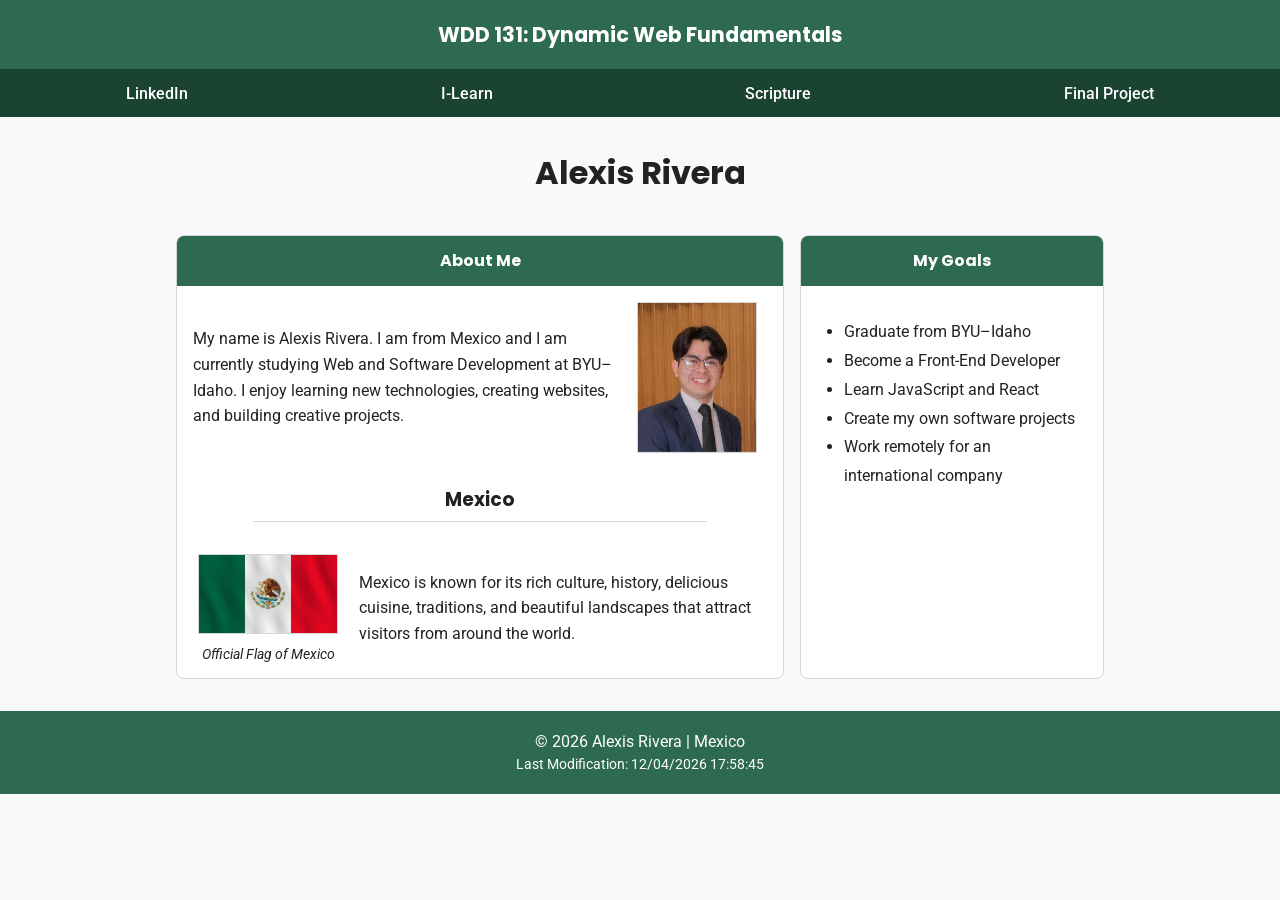
<file: index.html>
<!DOCTYPE html>
<html lang="en">
<head>
    <meta charset="UTF-8">
    <meta name="viewport" content="width=device-width, initial-scale=1.0">

    <title>WDD 131 – Dynamic Web Fundamentals – Alexis Rivera</title>

    <meta name="description" content="WDD 131 – Dynamic Web Fundamentals by Alexis Rivera.">
    <meta name="author" content="Alexis Rivera">

    <link rel="preconnect" href="https://fonts.googleapis.com">
    <link rel="preconnect" href="https://fonts.gstatic.com" crossorigin>

    <link href="https://fonts.googleapis.com/css2?family=Poppins:wght@400;600;700&family=Roboto:wght@400;500&display=swap" rel="stylesheet">

    <link rel="stylesheet" href="styles/base.css">

    <script src="scripts/getdates.js" defer></script>
</head>

<body>
  <header>
    <span id="course-title">WDD 131: Dynamic Web Fundamentals</span>

    <nav>
      <a href="https://www.linkedin.com/" target="_blank">LinkedIn</a>
      <a href="https://byupw.instructure.com/" target="_blank">I-Learn</a>
      <a href="https://www.churchofjesuschrist.org/study/scriptures/bofm/1-ne/3?lang=eng&id=p7#p7" target="_blank">Scripture</a>
      <a href="project/">Final Project</a>
    </nav>
  </header>

  <main>
    <h1>Alexis Rivera</h1>

    <section class="card about-card">
      <h2>About Me</h2>

      <div class="about-content">
        <p>
          My name is Alexis Rivera. I am from Mexico and I am currently studying
          Web and Software Development at BYU–Idaho. I enjoy learning new
          technologies, creating websites, and building creative projects.
        </p>

        <img src="images/profile.jpg" alt="Photo of Alexis Rivera">
      </div>

      <h3>Mexico</h3>

      <div class="country-content">
        <figure>
          <img src="images/mexicoflag.jpg" alt="Official Flag of Mexico">
          <figcaption>Official Flag of Mexico</figcaption>
        </figure>

        <p>
          Mexico is known for its rich culture, history, delicious cuisine,
          traditions, and beautiful landscapes that attract visitors from
          around the world.
        </p>
      </div>
    </section>

    <section class="card resources-card">
      <h2>My Goals</h2>

      <ul>
        <li>Graduate from BYU–Idaho</li>
        <li>Become a Front-End Developer</li>
        <li>Learn JavaScript and React</li>
        <li>Create my own software projects</li>
        <li>Work remotely for an international company</li>
      </ul>
    </section>
  </main>

  <footer>
    <p>&copy; <span id="currentyear"></span> Alexis Rivera | Mexico</p>
    <p id="lastModified"></p>
  </footer>
</body>
</html>
</file>
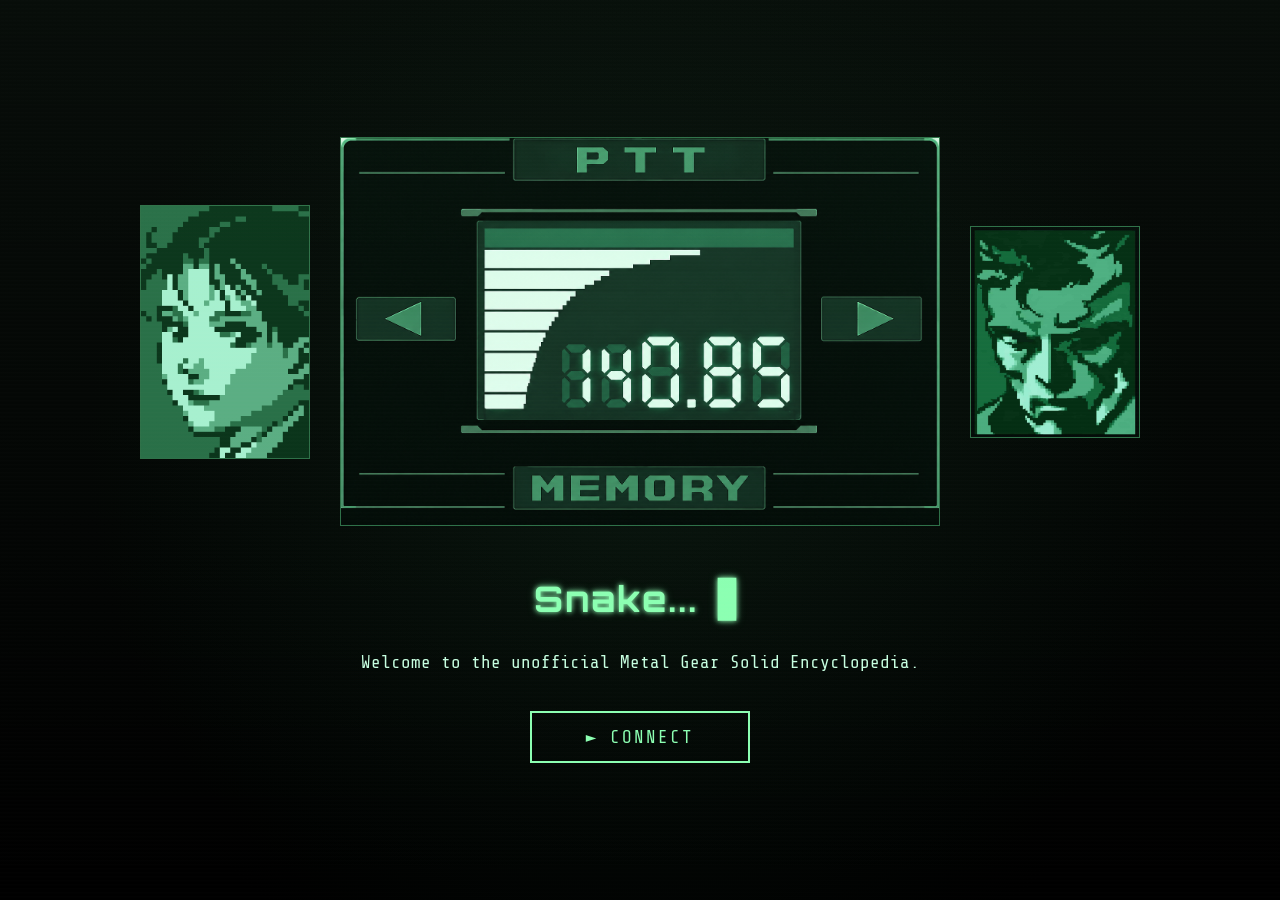
<file: project/index.html>
<!DOCTYPE html>
<html lang="en">
<head>
    <meta charset="UTF-8">
    <meta name="viewport" content="width=device-width, initial-scale=1.0">

    <meta name="author" content="Alexis Rivera">
    <meta name="description" content="Metal Gear Solid Encyclopedia - Unofficial fan encyclopedia dedicated to the Metal Gear Solid series.">

    <title>Metal Gear Solid Encyclopedia</title>

  <link rel="stylesheet" href="styles/base.css">
<link rel="stylesheet" href="styles/intro.css">
<link rel="stylesheet" href="styles/large.css">

    <link rel="preconnect" href="https://fonts.googleapis.com">
    <link rel="preconnect" href="https://fonts.gstatic.com" crossorigin>

    <link href="https://fonts.googleapis.com/css2?family=Orbitron:wght@500;700&family=Share+Tech+Mono&display=swap" rel="stylesheet">

    <script src="scripts/main.js" defer></script>

</head>

<body>

<!-- INTRO SCREEN -->

<section id="intro">

    <div class="codec">

        <img src="images/meiling.webp" alt="Mei Ling">

        <img src="images/codec.png" alt="Codec Frequency">

        <img src="images/snake.jpg" alt="Solid Snake">

    </div>

    <div class="intro-text">

        <h1 id="typing">
            Snake...
        </h1>

        <p>
            Welcome to the unofficial Metal Gear Solid Encyclopedia.
        </p>

        <button id="connectButton">

            ► CONNECT

        </button>

    </div>

</section>

<!-- WEBSITE -->


<div id="website" hidden>

<header>

    <div class="logo">

        <img src="images/logo.avif" alt="Metal Gear Solid Encyclopedia Logo">

        <h1>Metal Gear Solid Encyclopedia</h1>

    </div>

    <nav>

        <button id="menuButton">

            ☰

        </button>

        <ul class="navigation">

            <li><a href="#">Home</a></li>

            <li><a href="games.html">Games</a></li>

            <li><a href="characters.html">Characters</a></li>

            <li><a href="timeline.html">Timeline</a></li>

            <li><a href="contact.html">Contact</a></li>

        </ul>

    </nav>

</header>

<main>

<section class="hero">

<h2>

FOXHOUND DATABASE

</h2>

<p>

Explore every Metal Gear Solid game, character, timeline event,
and secret.

</p>

</section>

<section class="featured">

<h2>

Featured Games

</h2>

<div class="cards">

<article class="card">

<img src="images/mgs1.jpg" alt="Metal Gear Solid"  loading="lazy">

<h3>Metal Gear Solid</h3>

<p>Shadow Moses Incident</p>

<a href="games.html">

OPEN FILE

</a>

</article>

<article class="card">

<img src="images/mgs2.jpg" alt="Metal Gear Solid 2"  loading="lazy">

<h3>Sons of Liberty</h3>

<p>The Big Shell Incident</p>

<a href="games.html">

OPEN FILE

</a>

</article>

<article class="card">

<img src="images/mgs3.jpg" alt="Metal Gear Solid 3"  loading="lazy">

<h3>Snake Eater</h3>

<p>Operation Snake Eater</p>

<a href="games.html">

OPEN FILE

</a>

</article>

</div>

</section>

<section class="featured">

<h2>

Main Characters

</h2>

<div class="cards">

<article class="card">

<img src="images/solidsnake.jpg" alt="Solid Snake"  loading="lazy">

<h3>Solid Snake</h3>

</article>

<article class="card">

<img src="images/bigboss.jpg" alt="Big Boss"  loading="lazy">

<h3>Big Boss</h3>

</article>

<article class="card">

<img src="images/ocelot.jpg" alt="Revolver Ocelot"  loading="lazy">

<h3>Revolver Ocelot</h3>

</article>

<article class="card">

<img src="images/otacon.jpg" alt="Otacon" loading="lazy">

<h3>Otacon</h3>

</article>

</div>

</section>

<section class="timeline">

<h2>

Mission Timeline

</h2>

<ul>

<li>1964 — Snake Eater</li>

<li>1974 — Peace Walker</li>

<li>1984 — The Phantom Pain</li>

<li>1995 — Metal Gear</li>

<li>2005 — Metal Gear Solid</li>

<li>2014 — Guns of the Patriots</li>

</ul>

</section>

</main>

<footer>

<footer>

    <p>
        FOXHOUND DATABASE ©
        <span id="year"></span>
    </p>

    <p>
        Unofficial Metal Gear Solid Encyclopedia
    </p>

    <p class="footer-note">
        WDD 131 Final Project
    </p>

</footer>

</footer>

</div>

</body>
</html>
</file>
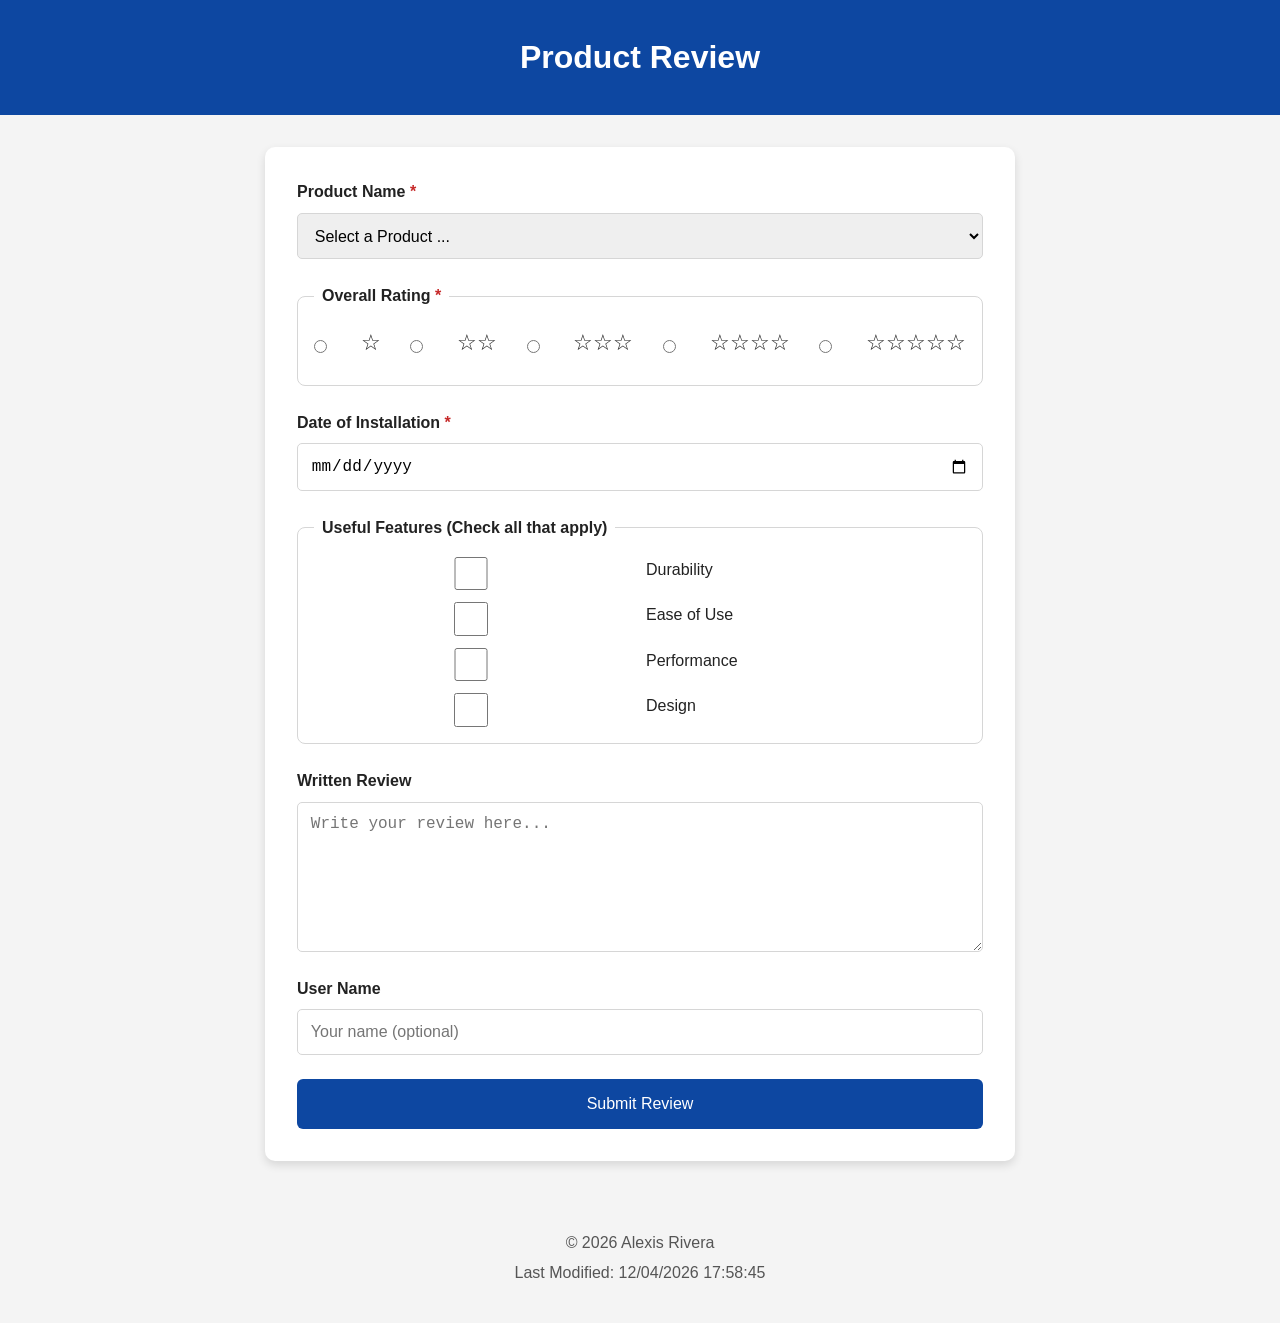
<file: form.html>
<!DOCTYPE html>
<html lang="en">
<head>
    <meta charset="UTF-8">
    <meta
        name="viewport"
        content="width=device-width, initial-scale=1.0">

    <meta name="description" content="Submit a product review by selecting a product, providing a rating, installation date, useful features, and optional comments.">

    <meta
        name="author"
        content="Alexis Rivera">

    <title>Product Review</title>

    <link rel="stylesheet" href="styles/form.css">
    <script src="scripts/form.js" defer></script>
</head>

<body>

<header>
    <h1>Product Review</h1>
</header>

<main>

<form action="review.html" method="get">

    <!-- Product Name -->
    <div class="form-group">

        <label for="product">
            Product Name <span class="required">*</span>
        </label>

        <select
            id="product"
            name="product"
            required>

            <option value="" disabled selected>
                Select a Product ...
            </option>

        </select>

    </div>

    <!-- Overall Rating -->
    <fieldset>

        <legend>
            Overall Rating <span class="required">*</span>
        </legend>

        <div class="rating">

            <input
                type="radio"
                id="rating1"
                name="rating"
                value="1"
                required>

            <label for="rating1">☆</label>

            <input
                type="radio"
                id="rating2"
                name="rating"
                value="2"
                required>

            <label for="rating2">☆☆</label>

            <input
                type="radio"
                id="rating3"
                name="rating"
                value="3"
                required>

            <label for="rating3">☆☆☆</label>

            <input
                type="radio"
                id="rating4"
                name="rating"
                value="4"
                required>

            <label for="rating4">☆☆☆☆</label>

            <input
                type="radio"
                id="rating5"
                name="rating"
                value="5"
                required>

            <label for="rating5">☆☆☆☆☆</label>

        </div>

    </fieldset>

    <!-- Date of Installation -->
    <div class="form-group">

        <label for="installDate">
            Date of Installation
            <span class="required">*</span>
        </label>

        <input
            type="date"
            id="installDate"
            name="installDate"
            required>

    </div>

    <!-- Useful Features -->
    <fieldset>

        <legend>Useful Features (Check all that apply)</legend>

        <div class="checkbox-group">

            <input
                type="checkbox"
                id="durability"
                name="features"
                value="Durability">

            <label for="durability">Durability</label>

            <input
                type="checkbox"
                id="ease"
                name="features"
                value="Ease of Use">

            <label for="ease">Ease of Use</label>

            <input
                type="checkbox"
                id="performance"
                name="features"
                value="Performance">

            <label for="performance">Performance</label>

            <input
                type="checkbox"
                id="design"
                name="features"
                value="Design">

            <label for="design">Design</label>

        </div>

    </fieldset>

    <!-- Written Review -->
    <div class="form-group">

        <label for="review">
            Written Review
        </label>

        <textarea
            id="review"
            name="review"
            rows="6"
            placeholder="Write your review here..."></textarea>

    </div>

    <!-- User Name -->
    <div class="form-group">

        <label for="username">
            User Name
        </label>

        <input
            type="text"
            id="username"
            name="username"
            autocomplete="name"
            placeholder="Your name (optional)">

    </div>

    <!-- Submit -->

    <input
        type="submit"
        value="Submit Review"
        class="submit-btn">

</form>

</main>

<footer>

    <p>
        &copy;
        <span id="currentYear"></span>
        Alexis Rivera
    </p>

    <p id="lastModified"></p>

</footer>

</body>
</html>
</file>
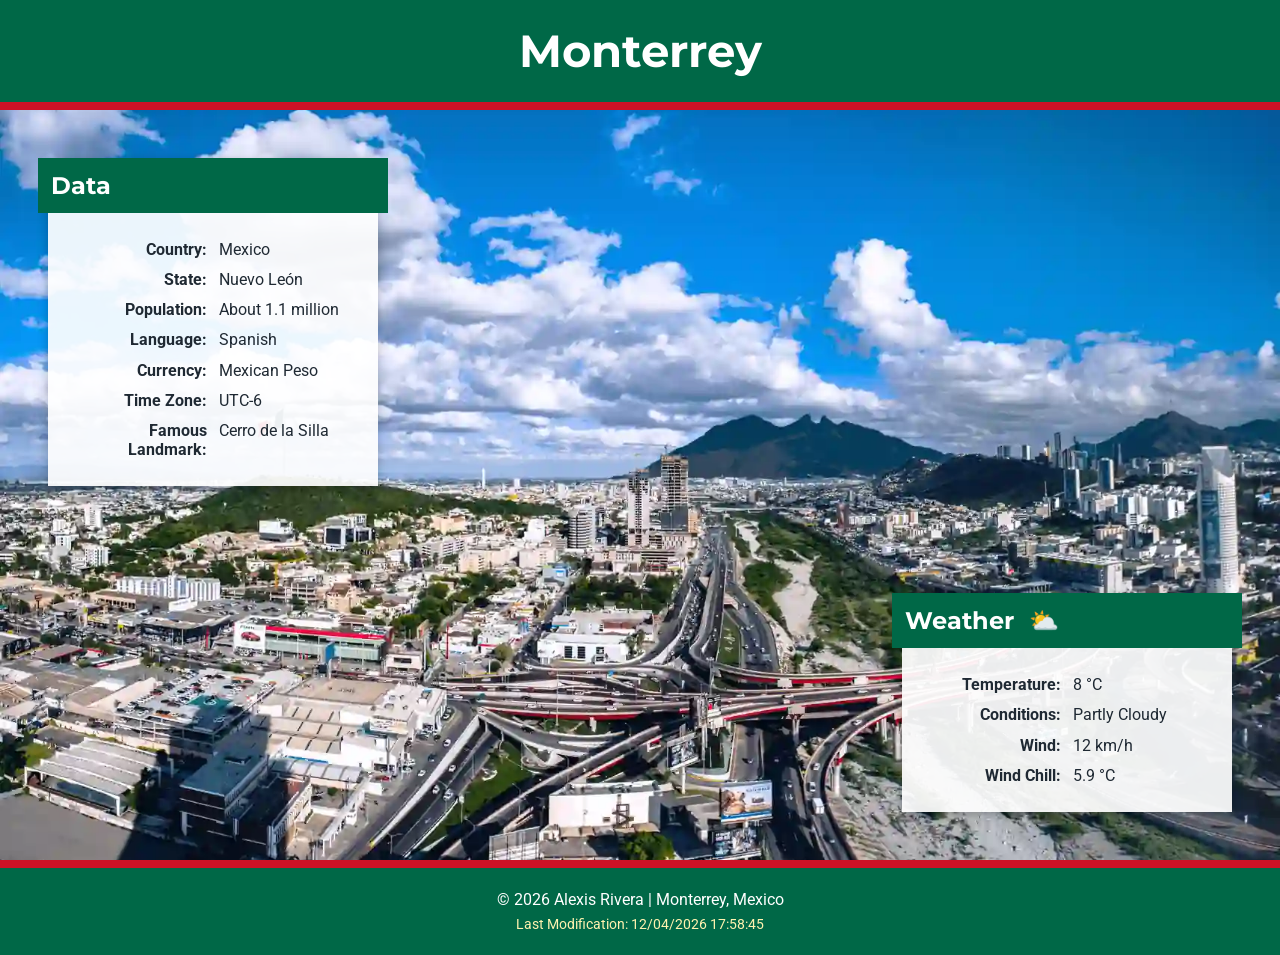
<file: place.html>
<!DOCTYPE html>
<html lang="en">
<head>
  <meta charset="UTF-8">
  <meta name="viewport" content="width=device-width, initial-scale=1.0">

  <meta
    name="description"
    content="A responsive page about Monterrey, Nuevo León, created by Alexis Rivera."
  >
  <meta name="author" content="Alexis Rivera">

  <title>Monterrey, Mexico | Alexis Rivera</title>

  <link rel="preconnect" href="https://fonts.googleapis.com">
  <link rel="preconnect" href="https://fonts.gstatic.com" crossorigin>

  <link
    href="https://fonts.googleapis.com/css2?family=Montserrat:wght@600;700&family=Roboto:wght@400;500&display=swap"
    rel="stylesheet"
  >

  <link rel="stylesheet" href="styles/place.css">

  <script src="scripts/place.js" defer></script>
</head>

<body>
  <header>
    <h1>Monterrey</h1>
  </header>

  <main>
    <section class="hero">
      <picture>
        <source
          srcset="images/monterrey-large.webp"
          media="(min-width: 768px)"
        >

        <img
          src="images/monterrey-small.webp"
          alt="View of Monterrey and Cerro de la Silla"
          width="600"
          height="800"
        >
      </picture>

      <section class="information-card data-card">
        <h2>Data</h2>

        <div class="information">
          <p>
            <strong>Country:</strong>
            <span>Mexico</span>
          </p>

          <p>
            <strong>State:</strong>
            <span>Nuevo León</span>
          </p>

          <p>
            <strong>Population:</strong>
            <span>About 1.1 million</span>
          </p>

          <p>
            <strong>Language:</strong>
            <span>Spanish</span>
          </p>

          <p>
            <strong>Currency:</strong>
            <span>Mexican Peso</span>
          </p>

          <p>
            <strong>Time Zone:</strong>
            <span>UTC-6</span>
          </p>

          <p>
            <strong>Famous Landmark:</strong>
            <span>Cerro de la Silla</span>
          </p>
        </div>
      </section>

      <section class="information-card weather-card">
        <h2 class="weather-title">Weather</h2>

        <img
          class="weather-icon"
          src="images/weather.svg"
          alt="Partly cloudy weather"
          width="80"
          height="80"
        >

        <div class="information">
          <p>
            <strong>Temperature:</strong>
            <span><span id="temperature">8</span> °C</span>
          </p>

          <p>
            <strong>Conditions:</strong>
            <span>Partly Cloudy</span>
          </p>

          <p>
            <strong>Wind:</strong>
            <span><span id="wind-speed">12</span> km/h</span>
          </p>

          <p>
            <strong>Wind Chill:</strong>
            <span id="wind-chill">Calculating...</span>
          </p>
        </div>
      </section>
    </section>
  </main>

  <footer>
    <p>
      &copy; <span id="currentyear"></span>
      Alexis Rivera | Monterrey, Mexico
    </p>

    <p id="lastModified"></p>
  </footer>
</body>
</html>
</file>
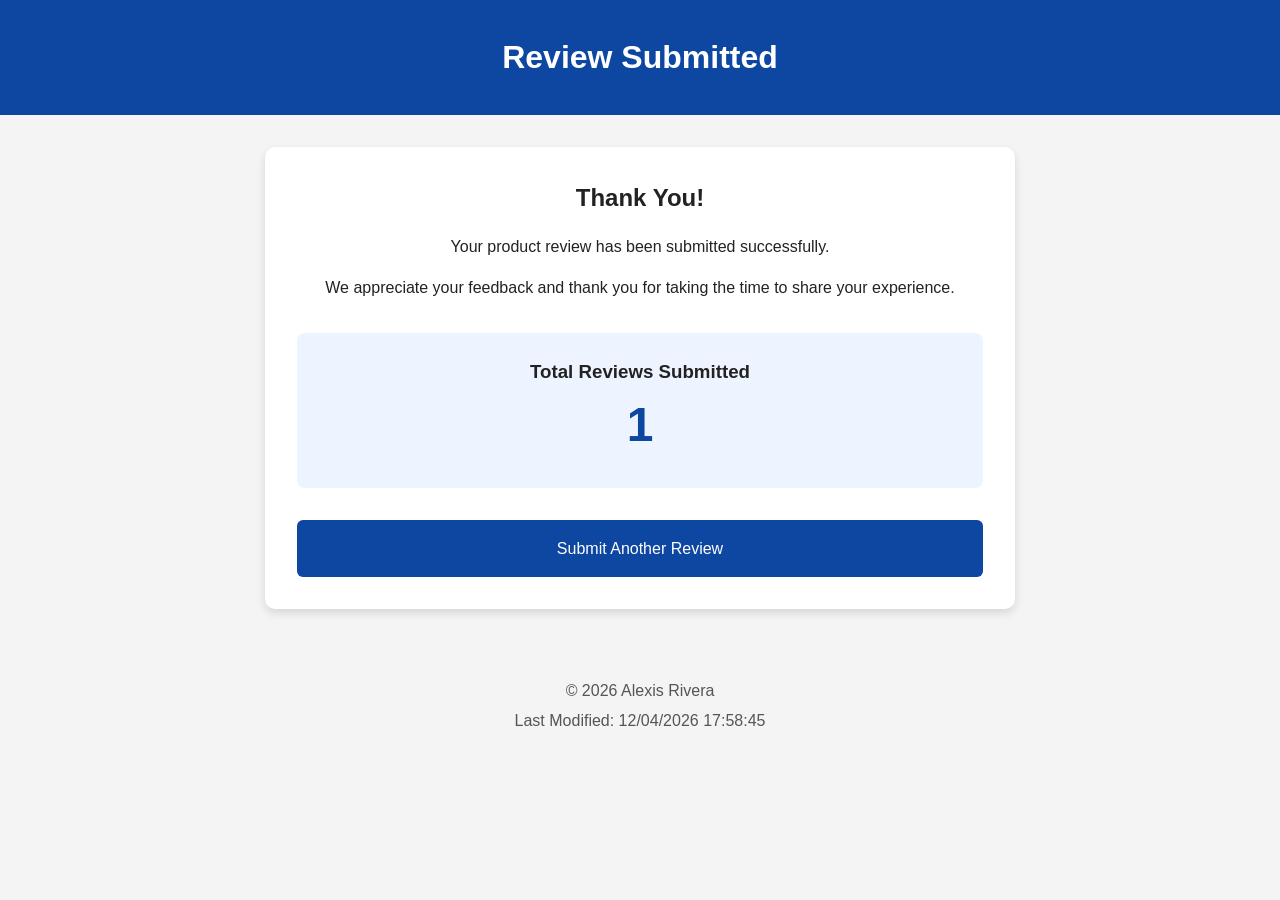
<file: review.html>
<!DOCTYPE html>
<html lang="en">
<head>
    <meta charset="UTF-8">

    <meta
        name="viewport"
        content="width=device-width, initial-scale=1.0">

    <meta
        name="description"
        content="Thank you for submitting your product review.">

    <meta
        name="author"
        content="Alexis Rivera">

    <title>Review Submitted</title>

    <link rel="stylesheet" href="styles/form.css">

    <script src="scripts/form.js" defer></script>

</head>

<body>

<header>

    <h1>Review Submitted</h1>

</header>

<main class="confirmation">

    <section class="confirmation-card">

        <h2>Thank You!</h2>

        <p>
            Your product review has been submitted successfully.
        </p>

        <p>
            We appreciate your feedback and thank you for taking the time
            to share your experience.
        </p>

        <div class="review-counter">

            <h3>Total Reviews Submitted</h3>

            <p id="reviewCount">0</p>

        </div>

        <a
            href="form.html"
            class="submit-btn">
            Submit Another Review
        </a>

    </section>

</main>

<footer>

    <p>
        &copy;
        <span id="currentYear"></span>
        Alexis Rivera
    </p>

    <p id="lastModified"></p>

</footer>

</body>
</html>
</file>
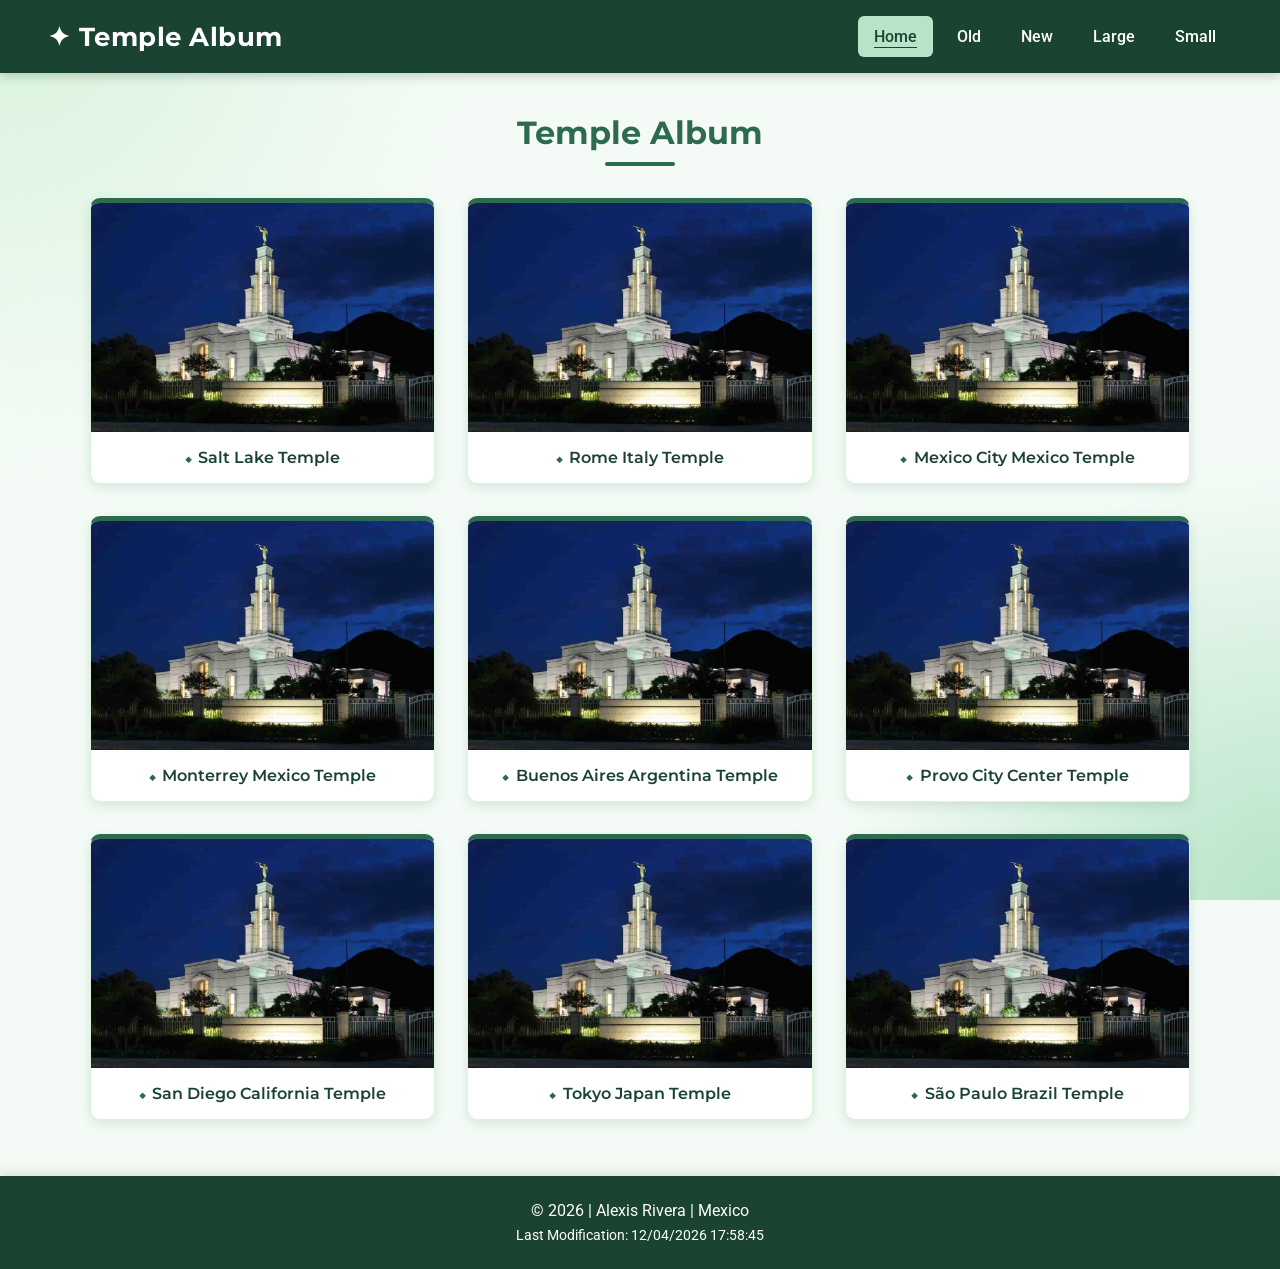
<file: temples.html>
<!DOCTYPE html>
<html lang="en">
<head>
  <meta charset="UTF-8">
  <meta name="viewport" content="width=device-width, initial-scale=1.0">

  <meta
    name="description"
    content="A responsive temple album created by Alexis Rivera for WDD 131."
  >
  <meta name="author" content="Alexis Rivera">

  <title>Temple Album | Alexis Rivera</title>

  <!-- Google Fonts -->
  <link rel="preconnect" href="https://fonts.googleapis.com">
  <link rel="preconnect" href="https://fonts.gstatic.com" crossorigin>
  <link
    href="https://fonts.googleapis.com/css2?family=Montserrat:wght@400;600;700&family=Roboto:wght@400;500&display=swap"
    rel="stylesheet"
  >

 <!-- Mobile-first stylesheet -->
<link rel="stylesheet" href="styles/temples.css">

<!-- Large-screen stylesheet -->
<link rel="stylesheet" href="styles/temples-large.css">

<script src="scripts/temples.js" defer></script>
</head>

<body>
  <header>
    <span class="site-title">Temple Album</span>

    <button
      id="menu-button"
      type="button"
      aria-label="Open navigation menu"
      aria-expanded="false"
      aria-controls="navigation"
    >
      ☰
    </button>

    <nav id="navigation">
      <a href="#" class="active">Home</a>
      <a href="#">Old</a>
      <a href="#">New</a>
      <a href="#">Large</a>
      <a href="#">Small</a>
    </nav>
  </header>

  <main>
    <h1>Temple Album</h1>

    <div class="temple-grid">
      <figure>
        <img
          src="images/temple.jpg"
          alt="Monterrey Temple"
          width="600"
          height="400"
        >
        <figcaption>Salt Lake Temple</figcaption>
      </figure>

      <figure>
        <img
          src="images/temple.jpg"
          alt="Rome Italy Temple"
          width="600"
          height="400"
          loading="lazy"
        >
        <figcaption>Rome Italy Temple</figcaption>
      </figure>

      <figure>
        <img
          src="images/temple.jpg"
          alt="Mexico City Mexico Temple"
          width="600"
          height="400"
          loading="lazy"
        >
        <figcaption>Mexico City Mexico Temple</figcaption>
      </figure>

      <figure>
        <img
          src="images/temple.jpg"
          alt="Monterrey Mexico Temple"
          width="600"
          height="400"
          loading="lazy"
        >
        <figcaption>Monterrey Mexico Temple</figcaption>
      </figure>

      <figure>
        <img
          src="images/temple.jpg"
          alt="Buenos Aires Argentina Temple"
          width="600"
          height="400"
          loading="lazy"
        >
        <figcaption>Buenos Aires Argentina Temple</figcaption>
      </figure>

      <figure>
        <img
          src="images/temple.jpg"
          alt="Provo City Center Temple"
          width="600"
          height="400"
          loading="lazy"
        >
        <figcaption>Provo City Center Temple</figcaption>
      </figure>

      <figure>
        <img
          src="images/temple.jpg"
          alt="San Diego California Temple"
          width="600"
          height="400"
          loading="lazy"
        >
        <figcaption>San Diego California Temple</figcaption>
      </figure>

      <figure>
        <img
          src="images/temple.jpg"
          alt="Tokyo Japan Temple"
          width="600"
          height="400"
          loading="lazy"
        >
        <figcaption>Tokyo Japan Temple</figcaption>
      </figure>

      <figure>
        <img
          src="images/temple.jpg"
          alt="São Paulo Brazil Temple"
          width="600"
          height="400"
          loading="lazy"
        >
        <figcaption>São Paulo Brazil Temple</figcaption>
      </figure>
    </div>
  </main>

  <footer>
    <p>
      &copy; <span id="currentyear"></span>
      | Alexis Rivera | Mexico
    </p>

    <p id="lastModified"></p>
  </footer>
</body>
</html>
</file>
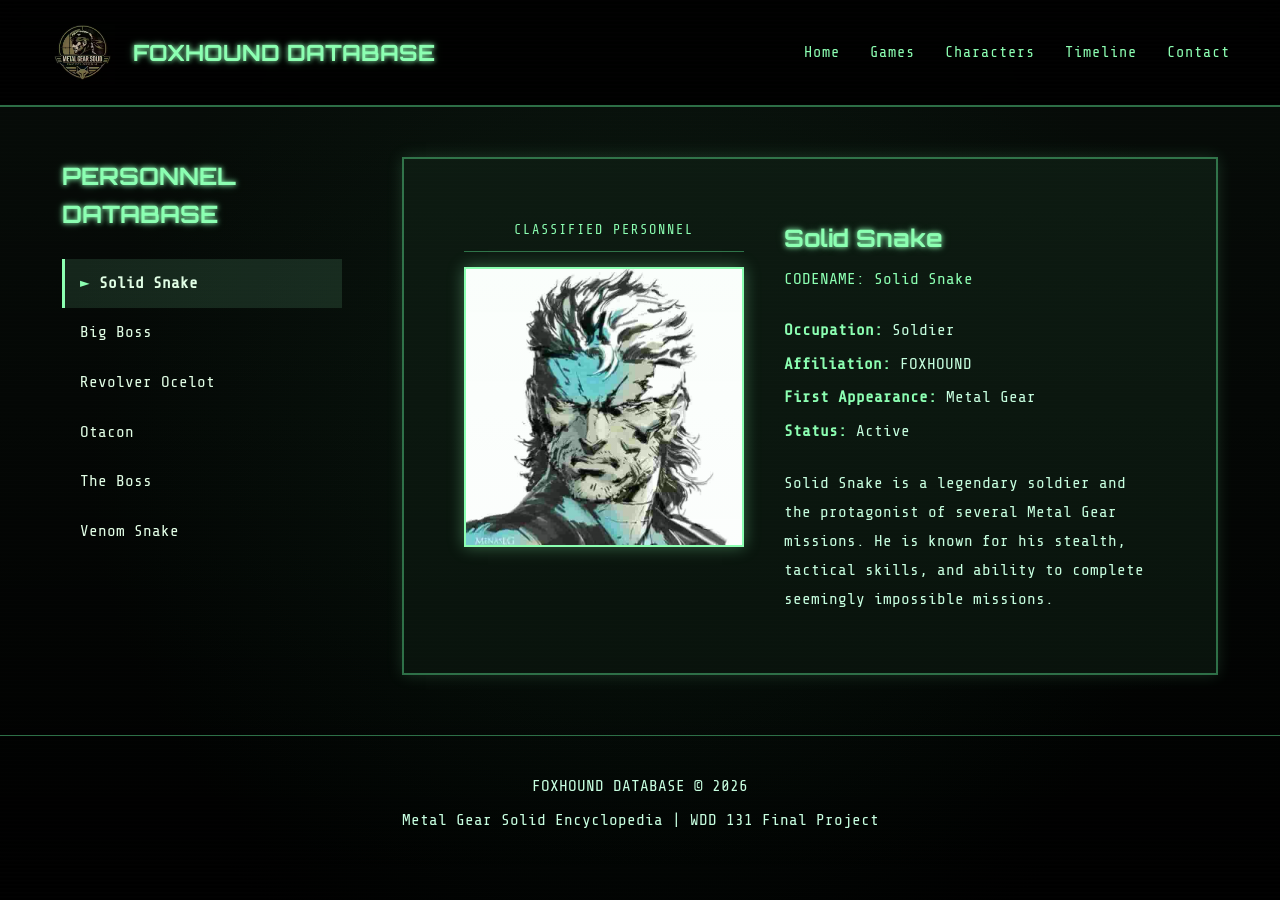
<file: project/characters.html>
<!DOCTYPE html>
<html lang="en">

<head>

    <meta charset="UTF-8">
    <meta name="viewport" content="width=device-width, initial-scale=1.0">

    <meta name="author" content="Alexis Rivera">
    <meta name="description" content="Explore the characters of the Metal Gear Solid series in the FOXHOUND Personnel Database.">

    <title>Characters | Metal Gear Solid Encyclopedia</title>

    <link rel="stylesheet" href="styles/base.css">
    <link rel="stylesheet" href="styles/characters.css">
    <link rel="stylesheet" href="styles/large.css">

    <link rel="preconnect" href="https://fonts.googleapis.com">
    <link rel="preconnect" href="https://fonts.gstatic.com" crossorigin>

    <link href="https://fonts.googleapis.com/css2?family=Orbitron:wght@500;700&family=Share+Tech+Mono&display=swap" rel="stylesheet">

    <script src="scripts/characters.js" defer></script>

</head>

<body>

<header>

    <div class="logo">

        <img
            src="images/logo.avif"
            alt="Metal Gear Solid Encyclopedia Logo">

        <h1>FOXHOUND DATABASE</h1>

    </div>

    <nav>

        <ul class="navigation">

            <li>
                <a href="index.html">Home</a>
            </li>

            <li>
                <a href="games.html">Games</a>
            </li>

            <li>
                <a class="current" href="characters.html">
                    Characters
                </a>
            </li>

            <li>
                <a href="timeline.html">Timeline</a>
            </li>

            <li>
                <a href="contact.html">Contact</a>
            </li>

        </ul>

    </nav>

</header>

<main class="personnel-database">

    <!-- CHARACTER LIST -->

    <aside class="character-list">

        <h2>PERSONNEL DATABASE</h2>

        <ul id="characterList">

            <li class="active" data-id="0">
                Solid Snake
            </li>

            <li data-id="1">
                Big Boss
            </li>

            <li data-id="2">
                Revolver Ocelot
            </li>

            <li data-id="3">
                Otacon
            </li>

            <li data-id="4">
                The Boss
            </li>

            <li data-id="5">
                Venom Snake
            </li>

        </ul>

    </aside>


    <!-- CHARACTER INFORMATION -->

    <section class="character-info">

        <div class="character-image">

            <p class="classified">
                CLASSIFIED PERSONNEL
            </p>

            <img
                id="characterImage"
                src="images/solidsnake.jpg"
                alt="Solid Snake"
                 loading="lazy"
                 >

        </div>


        <div class="character-details">

            <h1 id="characterName">
                Solid Snake
            </h1>

            <p class="codename">

                CODENAME:
                <span id="characterCodename">
                    Solid Snake
                </span>

            </p>

            <div class="info">

                <p>

                    <strong>Occupation:</strong>

                    <span id="characterOccupation">
                        Soldier
                    </span>

                </p>

                <p>

                    <strong>Affiliation:</strong>

                    <span id="characterAffiliation">
                        FOXHOUND
                    </span>

                </p>

                <p>

                    <strong>First Appearance:</strong>

                    <span id="characterAppearance">
                        Metal Gear
                    </span>

                </p>

                <p>

                    <strong>Status:</strong>

                    <span id="characterStatus">
                        Active
                    </span>

                </p>

            </div>

            <p id="characterDescription">

                Solid Snake is a legendary soldier and
                the protagonist of several Metal Gear
                missions. He is known for his stealth,
                tactical skills, and ability to complete
                seemingly impossible missions.

            </p>

        </div>

    </section>

</main>

<footer>

    <p>

        FOXHOUND DATABASE ©

        <span id="year"></span>

    </p>

    <p>

        Metal Gear Solid Encyclopedia |
        WDD 131 Final Project

    </p>

</footer>

</body>

</html>
</file>
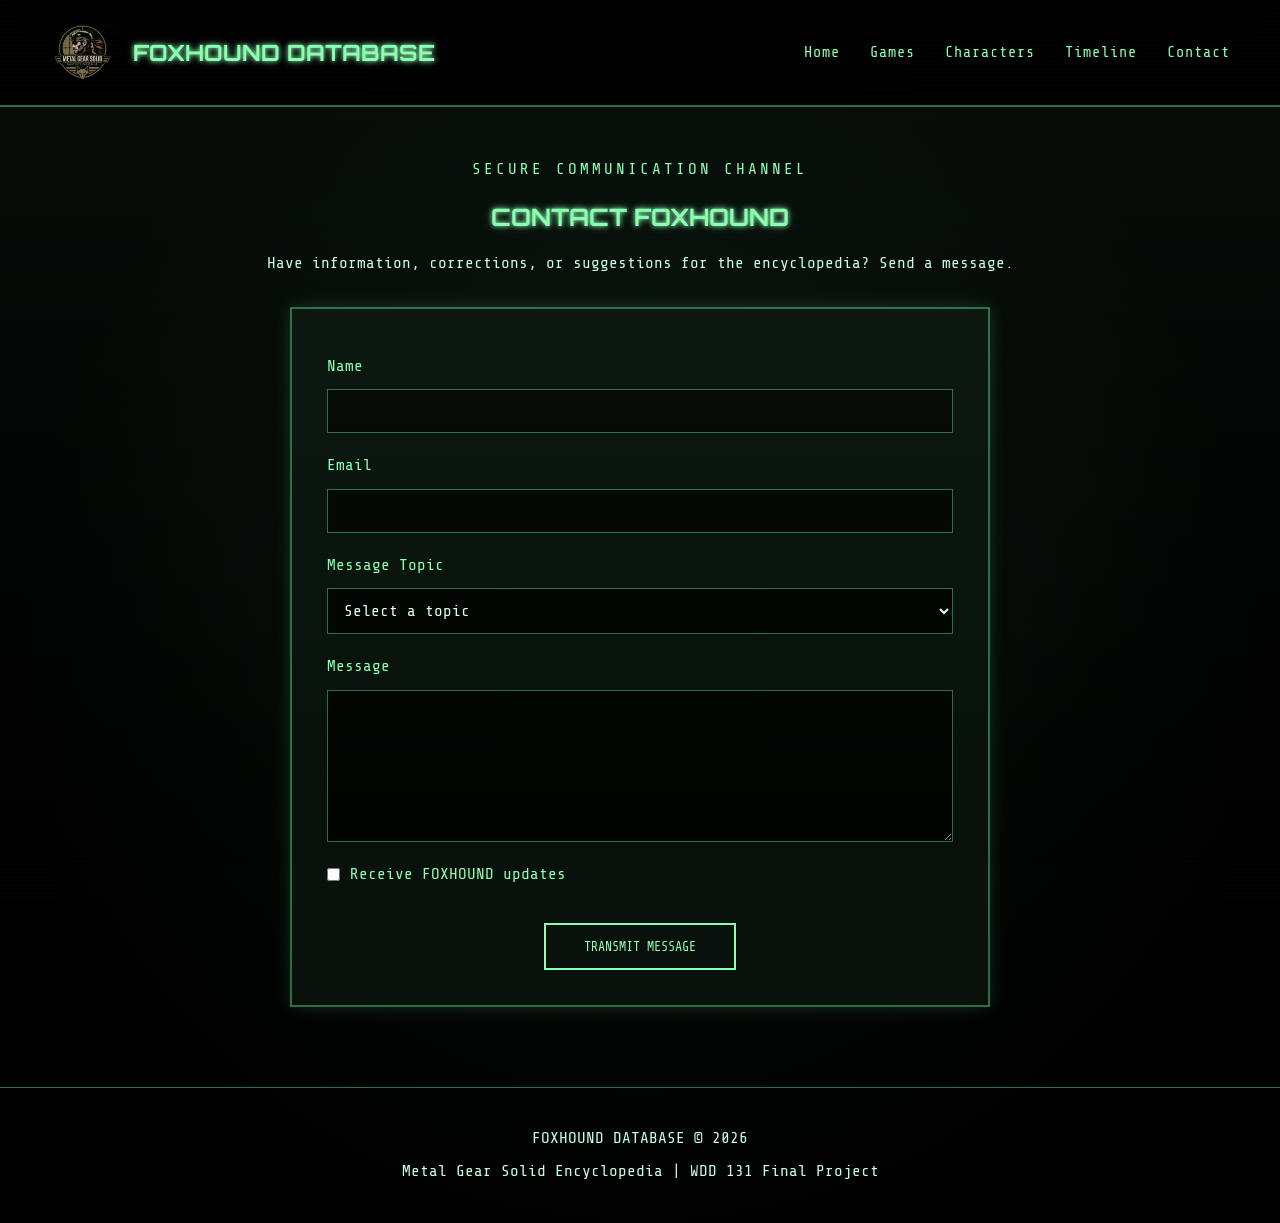
<file: project/contact.html>
<!DOCTYPE html>
<html lang="en">

<head>

    <meta charset="UTF-8">
    <meta name="viewport" content="width=device-width, initial-scale=1.0">

    <meta name="author" content="Alexis Rivera">
    <meta name="description"
        content="Contact the Metal Gear Solid Encyclopedia with questions, corrections, or suggestions.">

    <title>Contact | Metal Gear Solid Encyclopedia</title>

    <link rel="stylesheet" href="styles/base.css">
    <link rel="stylesheet" href="styles/forms.css">
    <link rel="stylesheet" href="styles/large.css">

    <link rel="preconnect" href="https://fonts.googleapis.com">
    <link rel="preconnect" href="https://fonts.gstatic.com" crossorigin>

    <link href="https://fonts.googleapis.com/css2?family=Orbitron:wght@500;700&family=Share+Tech+Mono&display=swap"
        rel="stylesheet">

    <script src="scripts/form.js" defer></script>

</head>

<body>

    <header>

        <div class="logo">

            <img
                src="images/logo.avif"
                alt="Metal Gear Solid Encyclopedia Logo">

            <h1>FOXHOUND DATABASE</h1>

        </div>


        <nav>

            <ul class="navigation">

                <li>
                    <a href="index.html">Home</a>
                </li>

                <li>
                    <a href="games.html">Games</a>
                </li>

                <li>
                    <a href="characters.html">Characters</a>
                </li>

                <li>
                    <a href="timeline.html">Timeline</a>
                </li>

                <li>
                    <a class="current" href="contact.html">Contact</a>
                </li>

            </ul>

        </nav>

    </header>


    <main>

        <!-- CONTACT INTRO -->

        <section class="contact-header">

            <p class="classified">
                SECURE COMMUNICATION CHANNEL
            </p>

            <h2>CONTACT FOXHOUND</h2>

            <p>
                Have information, corrections, or suggestions
                for the encyclopedia? Send a message.
            </p>

        </section>


        <!-- CONTACT FORM -->

        <section class="contact-container">

            <form id="contactForm">

                <label for="name">
                    Name
                </label>

                <input
                    type="text"
                    id="name"
                    name="name"
                    required
                    autocomplete="name">


                <label for="email">
                    Email
                </label>

                <input
                    type="email"
                    id="email"
                    name="email"
                    required
                    autocomplete="email">


                <label for="topic">
                    Message Topic
                </label>

                <select
                    id="topic"
                    name="topic"
                    required>

                    <option value="">
                        Select a topic
                    </option>

                    <option value="Games">
                        Games
                    </option>

                    <option value="Characters">
                        Characters
                    </option>

                    <option value="Timeline">
                        Timeline
                    </option>

                    <option value="Website Suggestion">
                        Website Suggestion
                    </option>

                </select>


                <label for="message">
                    Message
                </label>

                <textarea
                    id="message"
                    name="message"
                    rows="7"
                    required></textarea>


                <label class="checkbox-label">

                    <input
                        type="checkbox"
                        id="newsletter"
                        name="newsletter">

                    Receive FOXHOUND updates

                </label>


                <button type="submit">
                    TRANSMIT MESSAGE
                </button>


                <!-- JavaScript confirmation -->

                <p id="formMessage"></p>

            </form>

        </section>

    </main>


    <footer>

        <p>
            FOXHOUND DATABASE ©
            <span id="year"></span>
        </p>

        <p>
            Metal Gear Solid Encyclopedia |
            WDD 131 Final Project
        </p>

    </footer>

</body>

</html>
</file>
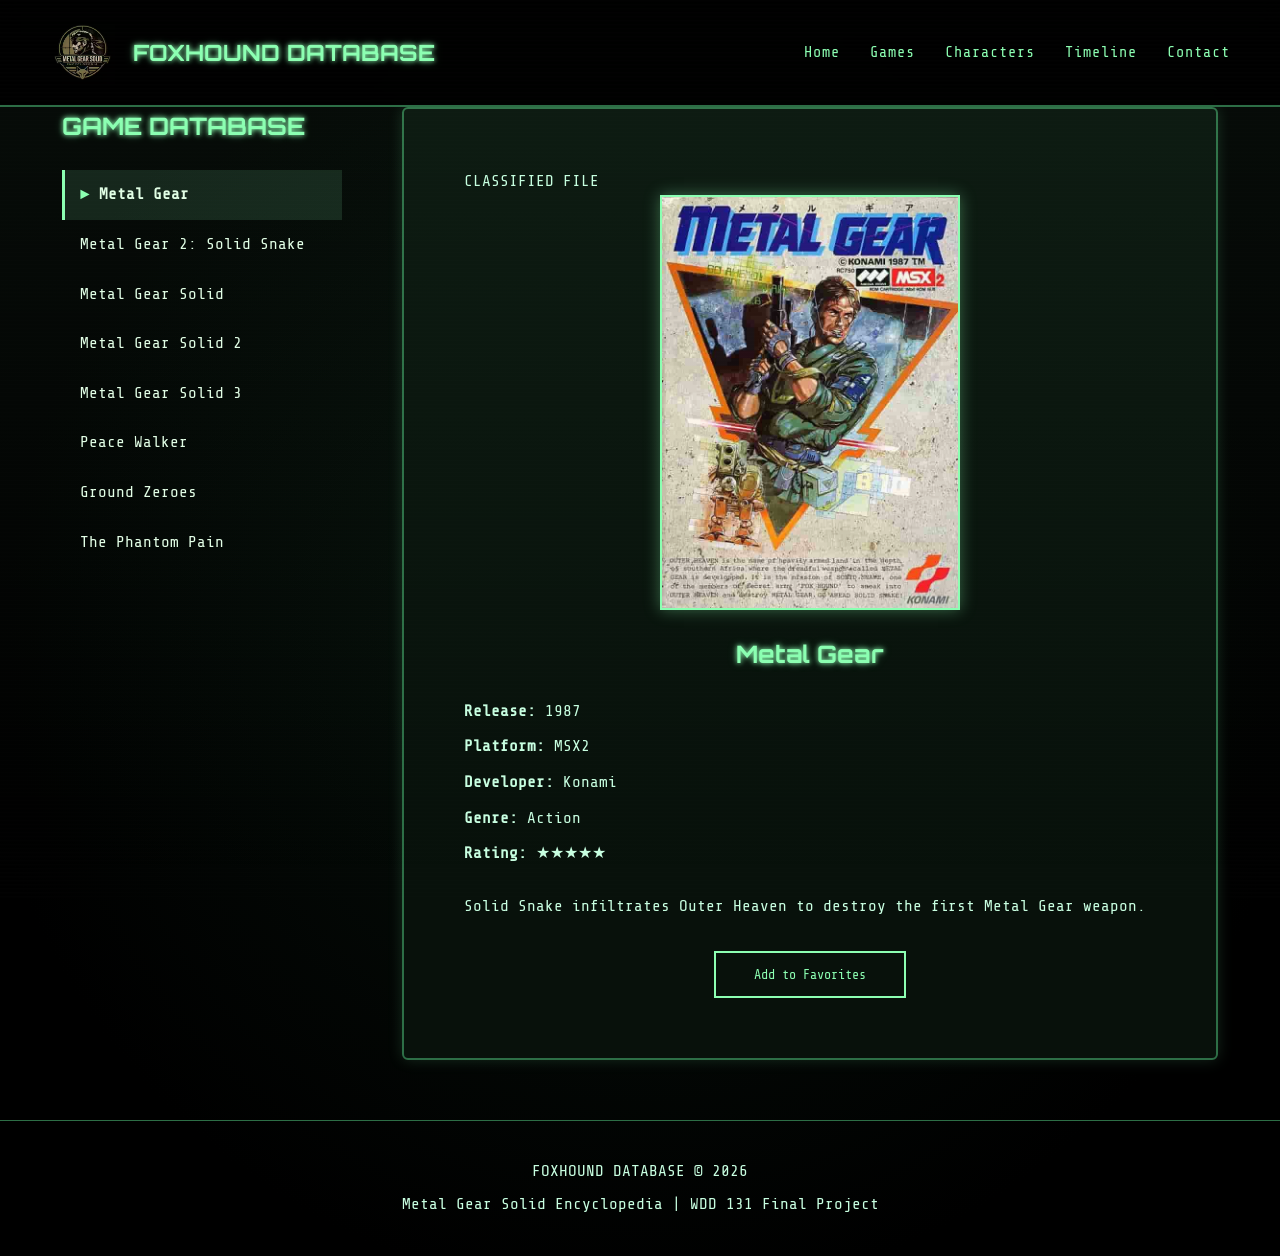
<file: project/games.html>
<!DOCTYPE html>
<html lang="en">

<head>

    <meta charset="UTF-8">
    <meta name="viewport" content="width=device-width, initial-scale=1.0">

    <meta name="author" content="Alexis Rivera">
    <meta name="description" content="Browse every Metal Gear game in the FOXHOUND Database.">

    <title>Games | Metal Gear Solid Encyclopedia</title>

    <link rel="stylesheet" href="styles/base.css">
    <link rel="stylesheet" href="styles/games.css">
    <link rel="stylesheet" href="styles/large.css">

    <link rel="preconnect" href="https://fonts.googleapis.com">
    <link rel="preconnect" href="https://fonts.gstatic.com" crossorigin>

    <link href="https://fonts.googleapis.com/css2?family=Orbitron:wght@500;700&family=Share+Tech+Mono&display=swap" rel="stylesheet">

    <script src="scripts/games.js" defer></script>

</head>

<body>

<header>

    <div class="logo">

        <img src="images/logo.avif" alt="Metal Gear Solid Encyclopedia Logo">

        <h1>FOXHOUND DATABASE</h1>

    </div>

    <nav>

        <ul class="navigation">

            <li><a href="index.html">Home</a></li>

            <li><a class="current" href="games.html">Games</a></li>

            <li><a href="characters.html">Characters</a></li>

            <li><a href="timeline.html">Timeline</a></li>

            <li><a href="contact.html">Contact</a></li>

        </ul>

    </nav>

</header>

<main class="database">

    <!-- LEFT PANEL -->

    <aside class="mission-list">

        <h2>GAME DATABASE</h2>

        <ul id="gameList">

            <li class="active" data-id="0">Metal Gear</li>

            <li data-id="1">Metal Gear 2: Solid Snake</li>

            <li data-id="2">Metal Gear Solid</li>

            <li data-id="3">Metal Gear Solid 2</li>

            <li data-id="4">Metal Gear Solid 3</li>

            <li data-id="5">Peace Walker</li>

            <li data-id="6">Ground Zeroes</li>

            <li data-id="7">The Phantom Pain</li>

        </ul>

    </aside>

    <!-- RIGHT PANEL -->

    <section class="game-info">

        <div class="game-cover">

            <p class="classified">
                CLASSIFIED FILE
            </p>

            <img
                id="gameImage"
                src="images/mg1.jpg"
                alt="Game Cover"
                 loading="lazy"
                 >

        </div>

        <div class="game-details">

            <h1 id="gameTitle">

                Metal Gear

            </h1>

            <div class="info">

                <p>

                    <strong>Release:</strong>

                    <span id="gameYear">

                        1987

                    </span>

                </p>

                <p>

                    <strong>Platform:</strong>

                    <span id="gamePlatform">

                        MSX2

                    </span>

                </p>

                <p>

                    <strong>Developer:</strong>

                    <span id="gameDeveloper">

                        Konami

                    </span>

                </p>

                <p>

                    <strong>Genre:</strong>

                    <span id="gameGenre">

                        Stealth Action

                    </span>

                </p>

                <p>

                    <strong>Rating:</strong>

                    <span id="gameRating">

                        ★★★★★

                    </span>

                </p>

            </div>

            <p id="gameDescription">

                Solid Snake infiltrates Outer Heaven to destroy the first Metal Gear weapon before it can threaten the world.

            </p>

            <button id="favoriteButton">

                Add to Favorites

            </button>

        </div>

    </section>

</main>

<footer>

    <p>

        FOXHOUND DATABASE ©

        <span id="year"></span>

    </p>

    <p>

        Metal Gear Solid Encyclopedia | WDD 131 Final Project

    </p>

</footer>

</body>

</html>
</file>
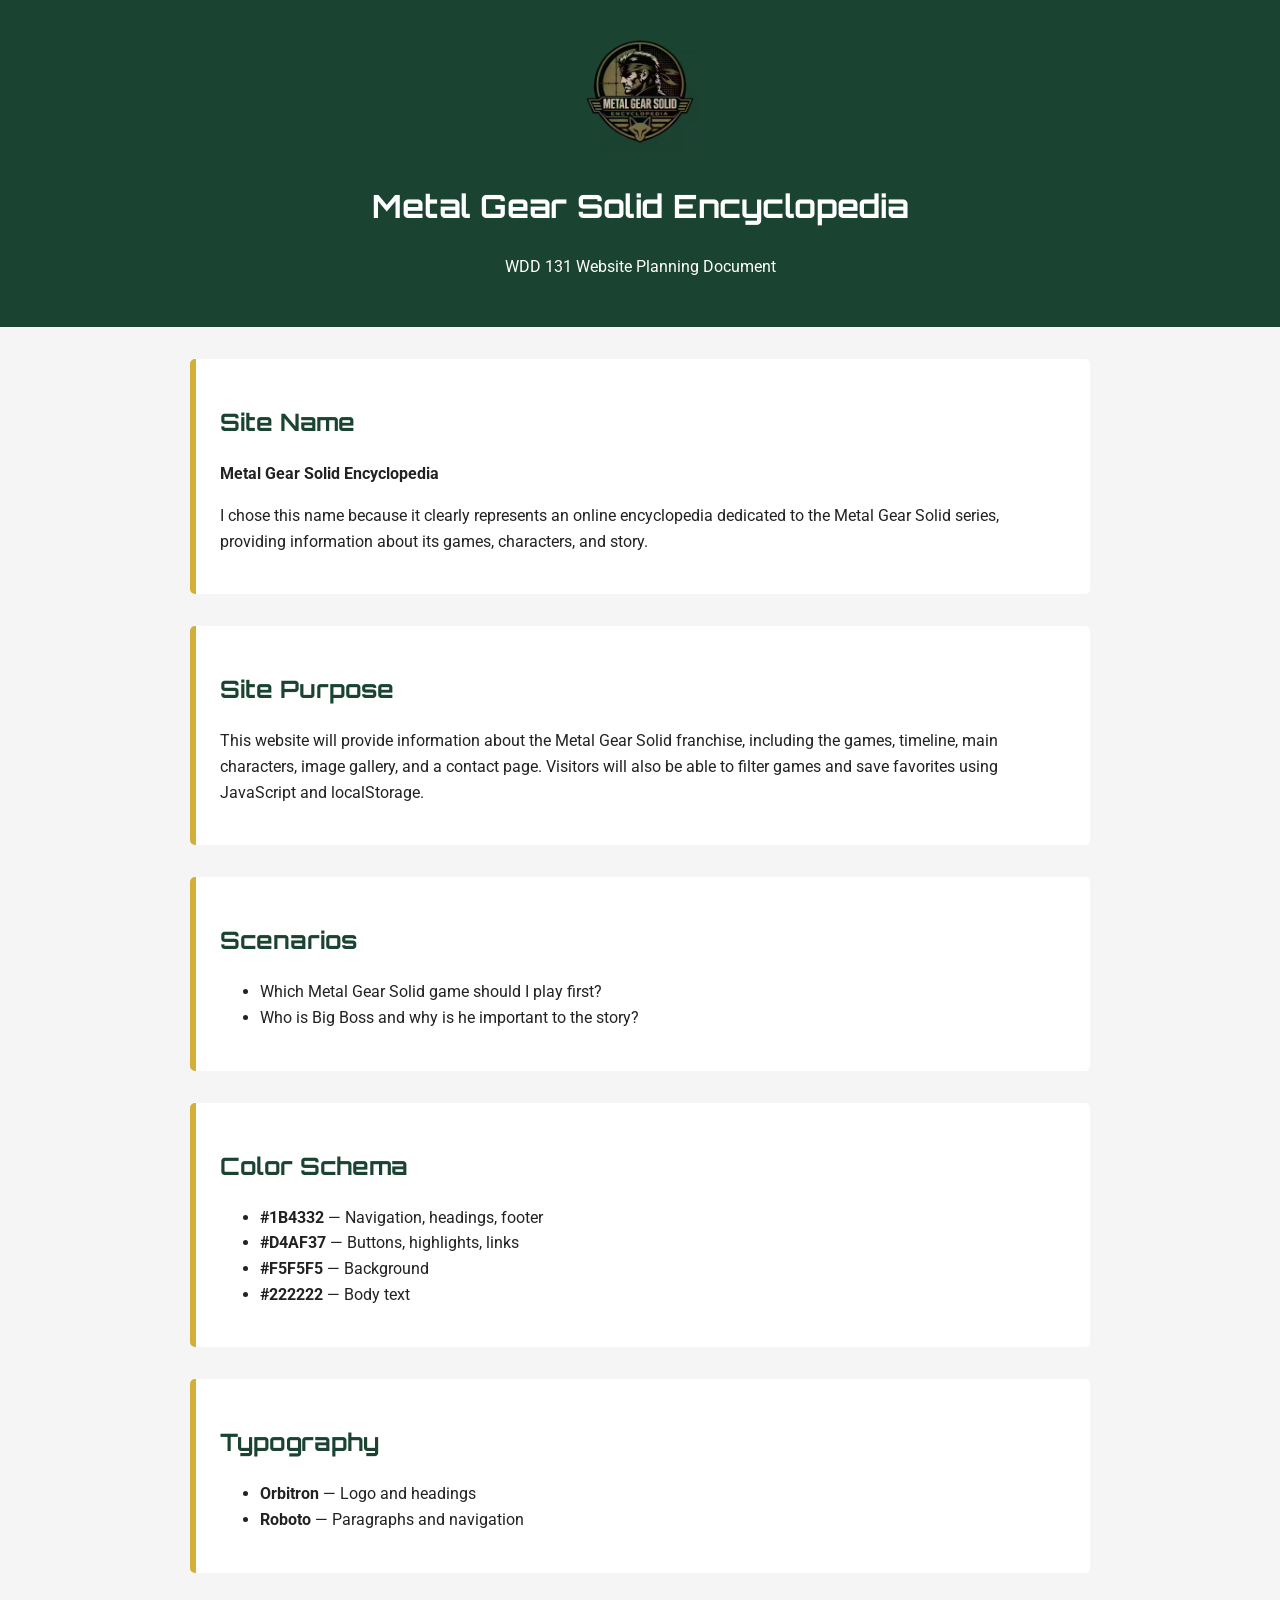
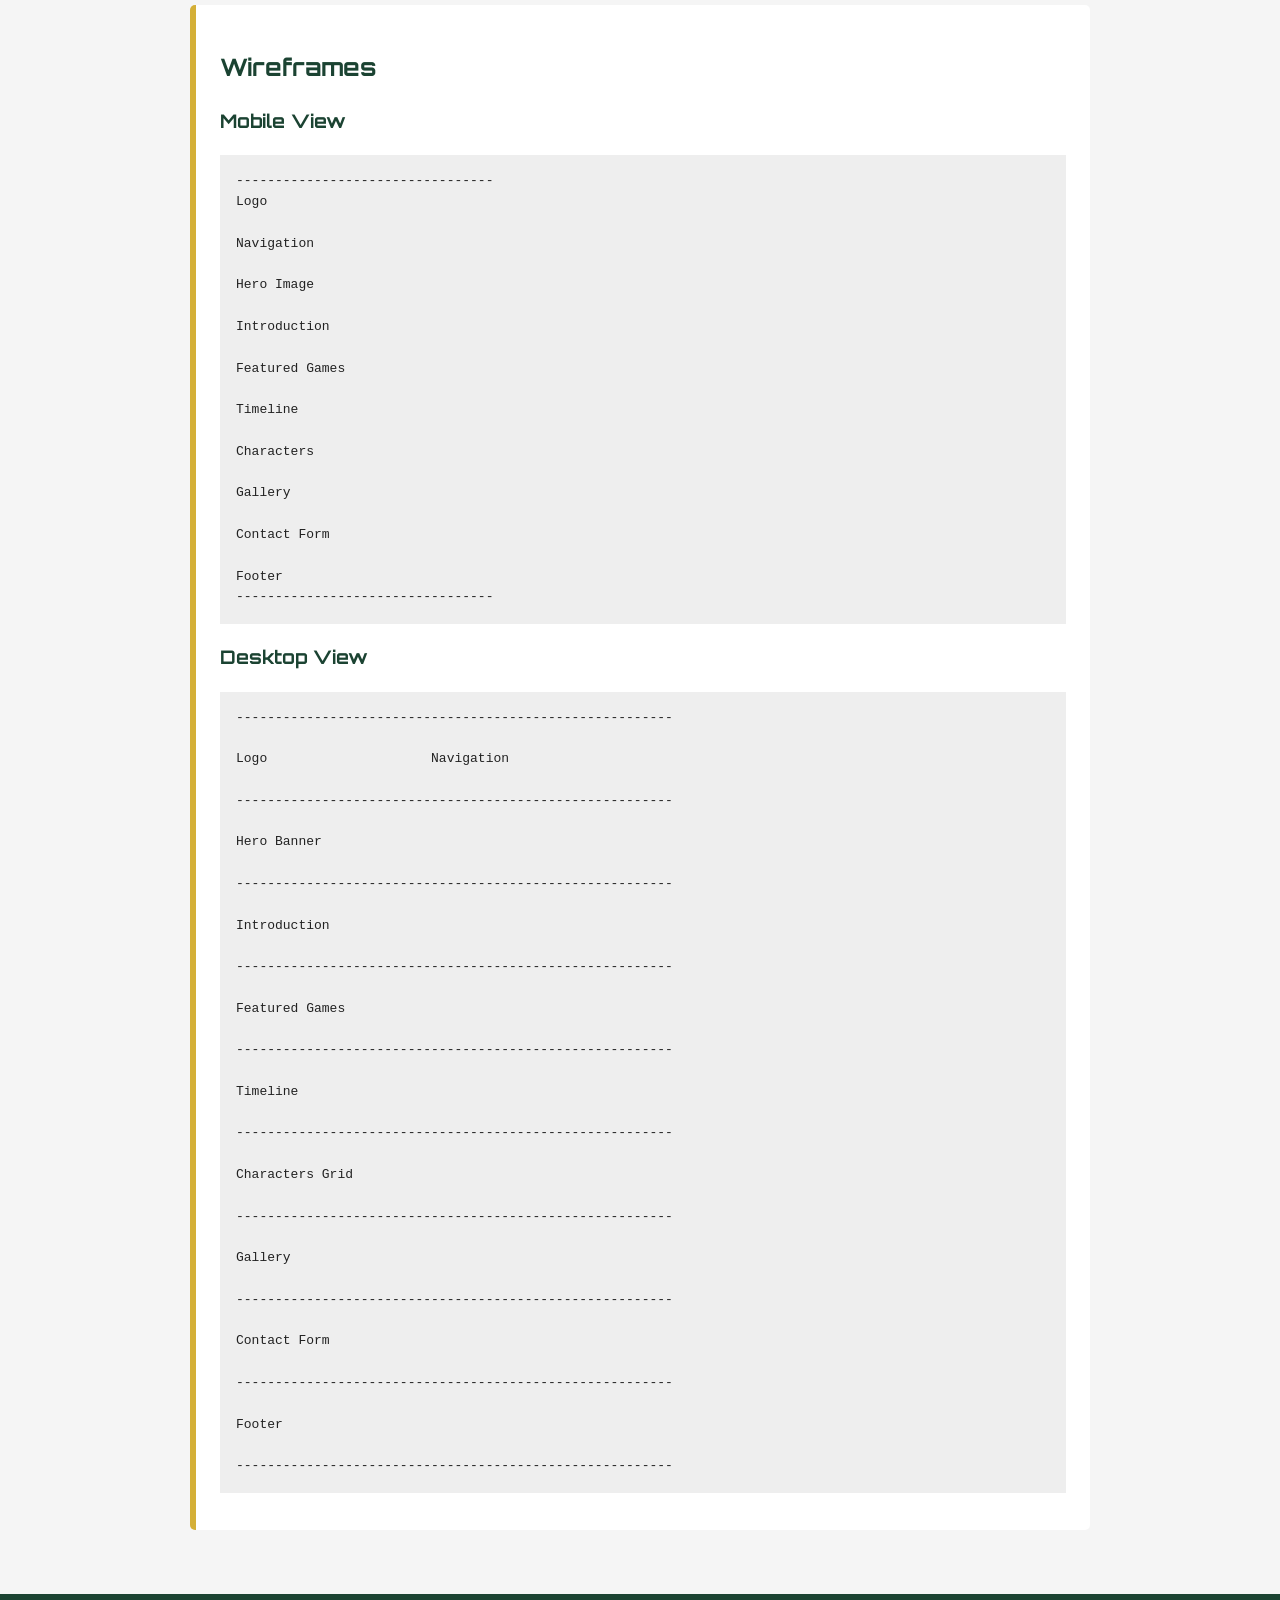
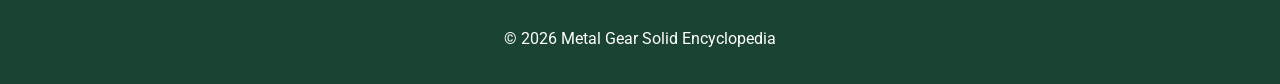
<file: project/siteplan.html>
<!DOCTYPE html>
<html lang="en">
<head>
    <meta charset="UTF-8">
    <meta name="viewport" content="width=device-width, initial-scale=1.0">

    <meta name="description" content="Site plan for the Metal Gear Solid Encyclopedia website, including the project purpose, color scheme, typography, scenarios, and wireframes.">

    <meta name="author" content="Alexis Rivera">

    <title>Metal Gear Solid Encyclopedia Site Plan</title>

    <link rel="stylesheet" href="styles/siteplan.css">

    <link rel="preconnect" href="https://fonts.googleapis.com">
    <link rel="preconnect" href="https://fonts.gstatic.com" crossorigin>

    <link href="https://fonts.googleapis.com/css2?family=Orbitron:wght@600&family=Roboto:wght@300;400;500&display=swap" rel="stylesheet">
</head>

<body>

<header>
    <img src="images/logo.avif" alt="Metal Gear Solid Encyclopedia logo">
    <h1>Metal Gear Solid Encyclopedia</h1>
    <p>WDD 131 Website Planning Document</p>
</header>

<main>

<section>
    <h2>Site Name</h2>

    <p><strong>Metal Gear Solid Encyclopedia</strong></p>

    <p>
        I chose this name because it clearly represents an online encyclopedia
        dedicated to the Metal Gear Solid series, providing information about
        its games, characters, and story.
    </p>
</section>

<section>

<h2>Site Purpose</h2>

<p>
This website will provide information about the Metal Gear Solid franchise,
including the games, timeline, main characters, image gallery, and a contact
page. Visitors will also be able to filter games and save favorites using
JavaScript and localStorage.
</p>

</section>

<section>

<h2>Scenarios</h2>

<ul>
<li>Which Metal Gear Solid game should I play first?</li>

<li>Who is Big Boss and why is he important to the story?</li>

</ul>

</section>

<section>

<h2>Color Schema</h2>

<ul>

<li><strong>#1B4332</strong> — Navigation, headings, footer</li>

<li><strong>#D4AF37</strong> — Buttons, highlights, links</li>

<li><strong>#F5F5F5</strong> — Background</li>

<li><strong>#222222</strong> — Body text</li>

</ul>

</section>

<section>

<h2>Typography</h2>

<ul>

<li><strong>Orbitron</strong> — Logo and headings</li>

<li><strong>Roboto</strong> — Paragraphs and navigation</li>

</ul>

</section>

<section>

<h2>Wireframes</h2>

<h3>Mobile View</h3>

<pre>
---------------------------------
Logo

Navigation

Hero Image

Introduction

Featured Games

Timeline

Characters

Gallery

Contact Form

Footer
---------------------------------
</pre>

<h3>Desktop View</h3>

<pre>
--------------------------------------------------------

Logo                     Navigation

--------------------------------------------------------

Hero Banner

--------------------------------------------------------

Introduction

--------------------------------------------------------

Featured Games

--------------------------------------------------------

Timeline

--------------------------------------------------------

Characters Grid

--------------------------------------------------------

Gallery

--------------------------------------------------------

Contact Form

--------------------------------------------------------

Footer

--------------------------------------------------------
</pre>

</section>

</main>

<footer>

<p>
© 2026 Metal Gear Solid Encyclopedia
</p>

</footer>

</body>
</html>
</file>
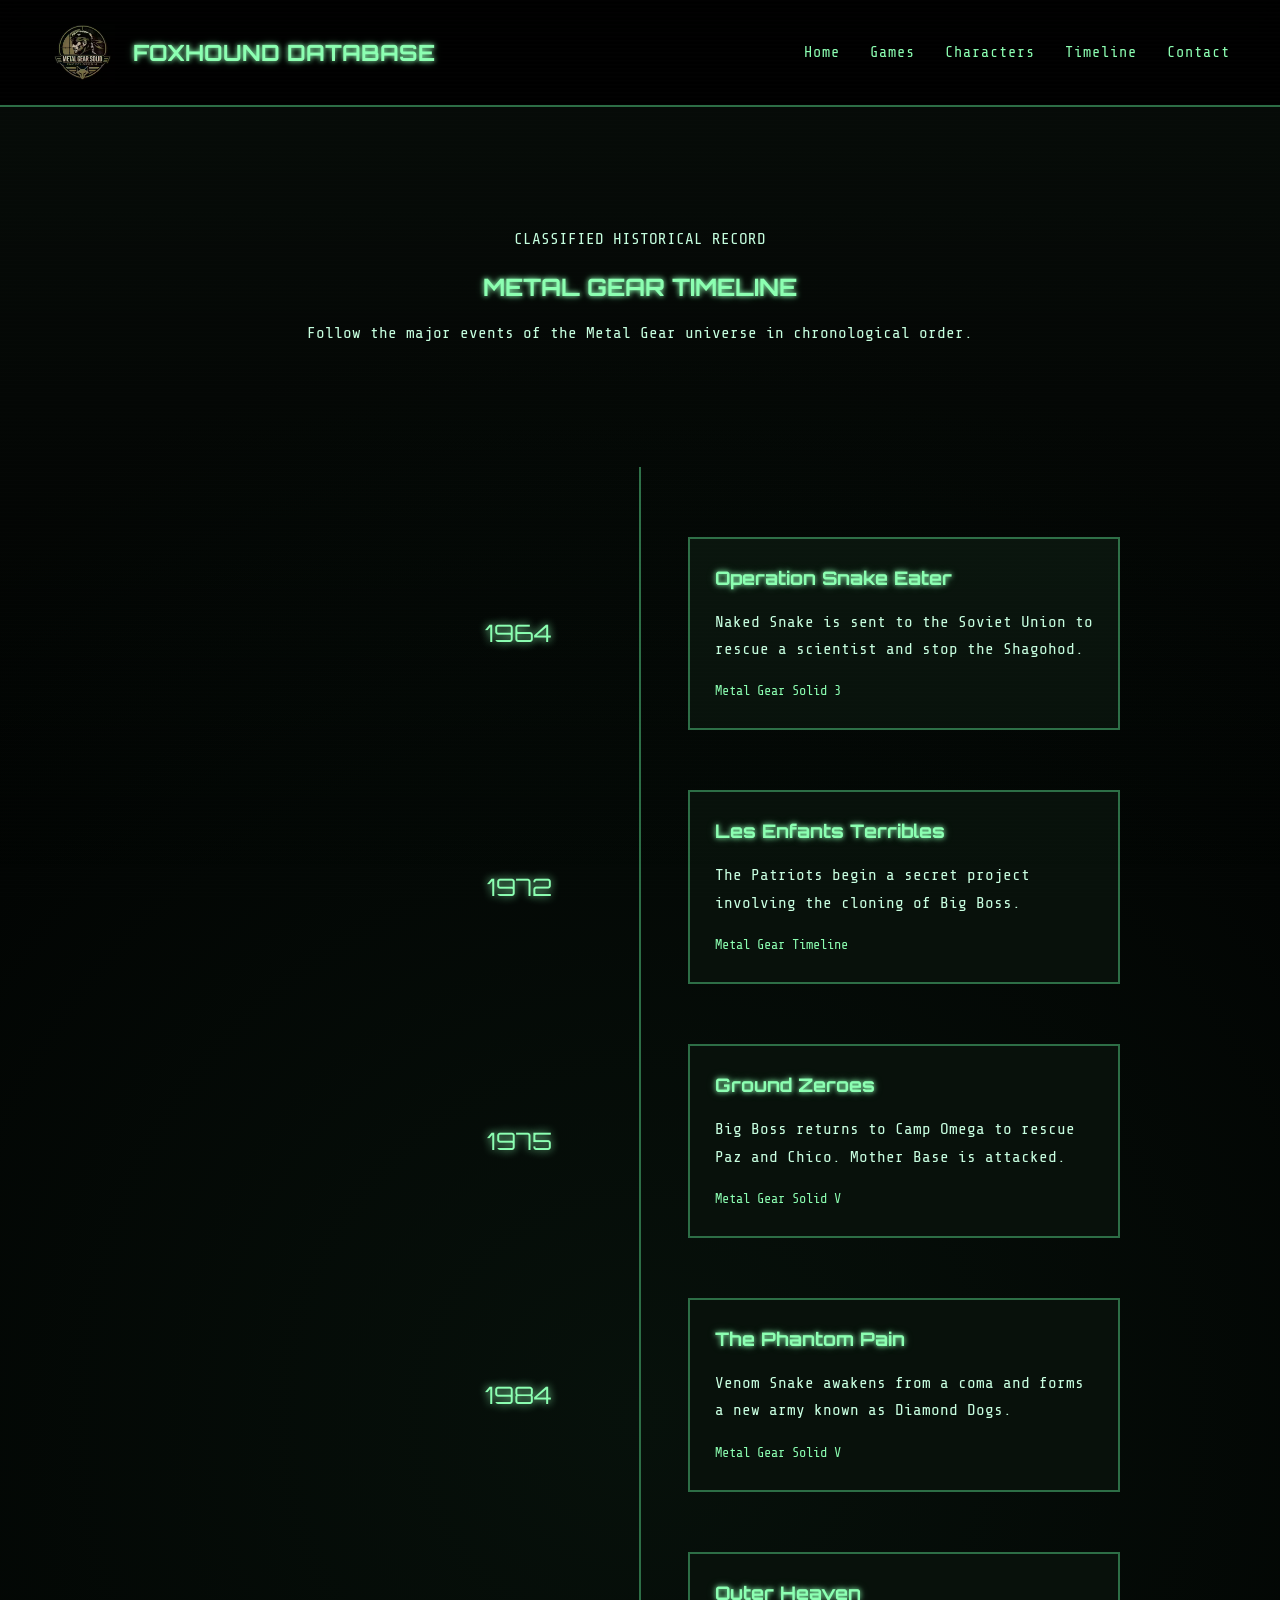
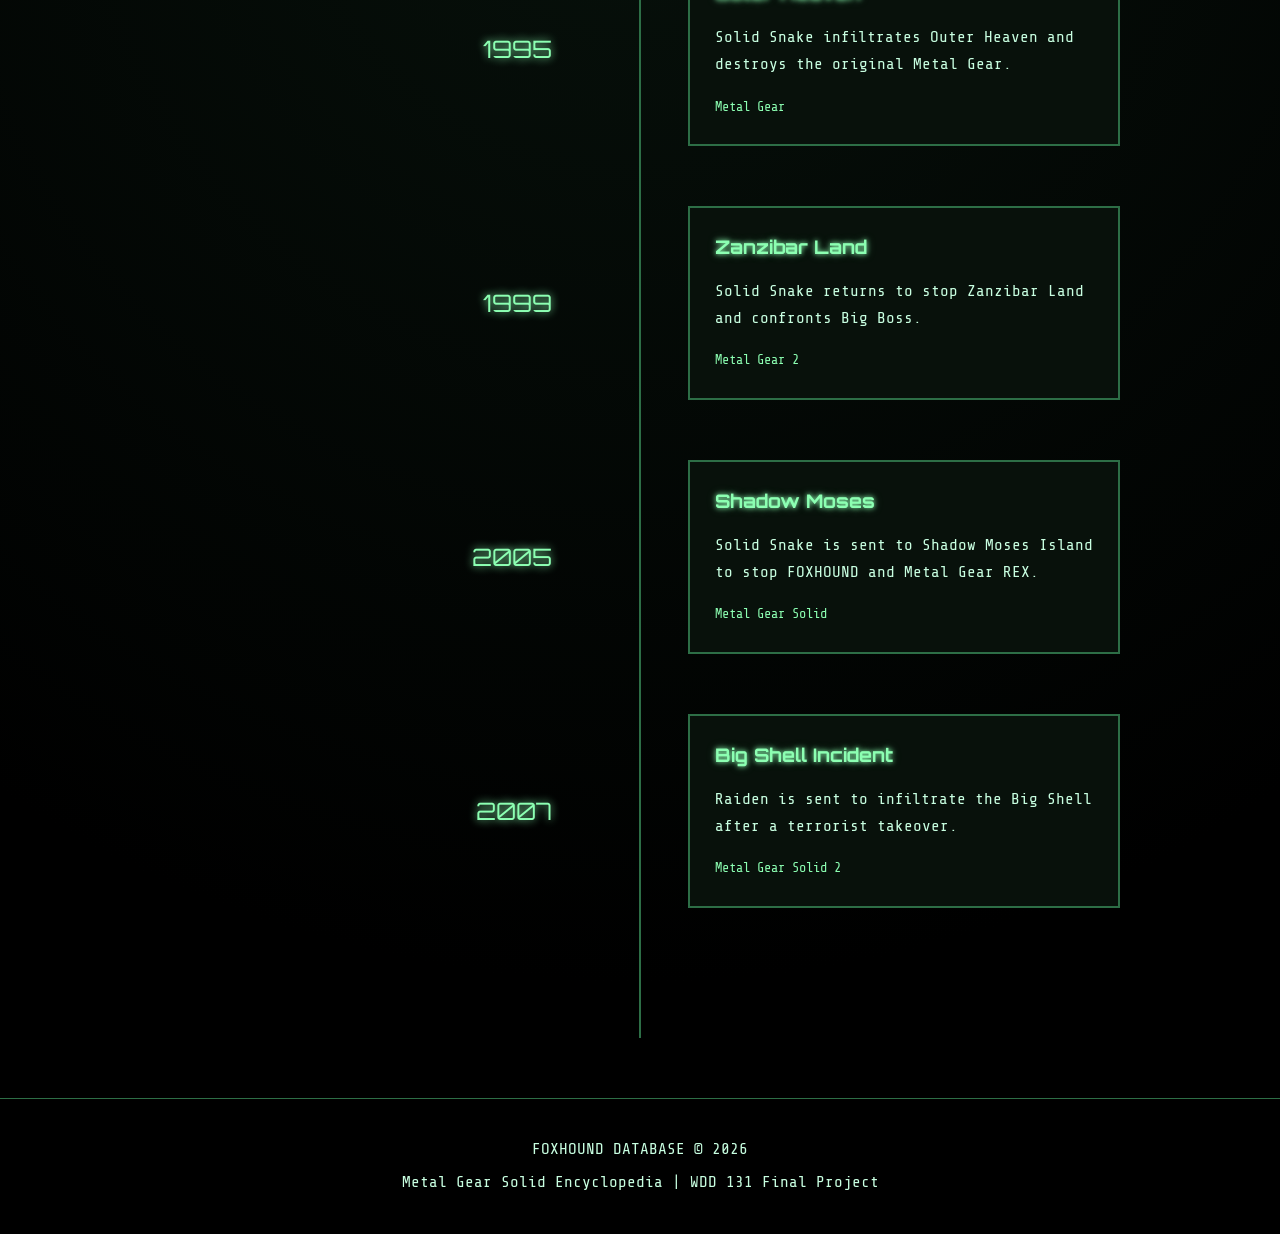
<file: project/timeline.html>
<!DOCTYPE html>
<html lang="en">

<head>

    <meta charset="UTF-8">
    <meta name="viewport" content="width=device-width, initial-scale=1.0">

    <meta name="author" content="Alexis Rivera">
    <meta name="description" content="Explore the chronological timeline of the Metal Gear Solid series.">

    <title>Timeline | Metal Gear Solid Encyclopedia</title>

    <link rel="stylesheet" href="styles/base.css">
    <link rel="stylesheet" href="styles/timeline.css">
    <link rel="stylesheet" href="styles/large.css">

    <link rel="preconnect" href="https://fonts.googleapis.com">
    <link rel="preconnect" href="https://fonts.gstatic.com" crossorigin>

    <link href="https://fonts.googleapis.com/css2?family=Orbitron:wght@500;700&family=Share+Tech+Mono&display=swap" rel="stylesheet">

    <script src="scripts/timeline.js" defer></script>

</head>

<body>

<header>

    <div class="logo">

        <img
            src="images/logo.avif"
            alt="Metal Gear Solid Encyclopedia Logo">

        <h1>FOXHOUND DATABASE</h1>

    </div>

    <nav>

        <ul class="navigation">

            <li>
                <a href="index.html">Home</a>
            </li>

            <li>
                <a href="games.html">Games</a>
            </li>

            <li>
                <a href="characters.html">Characters</a>
            </li>

            <li>
                <a class="current" href="timeline.html">
                    Timeline
                </a>
            </li>

            <li>
                <a href="contact.html">Contact</a>
            </li>

        </ul>

    </nav>

</header>

<main>

    <section class="timeline-header">

        <p class="classified">
            CLASSIFIED HISTORICAL RECORD
        </p>

        <h2>METAL GEAR TIMELINE</h2>

        <p>
            Follow the major events of the Metal Gear universe
            in chronological order.
        </p>

    </section>


    <section class="timeline">

        <div class="timeline-item">

            <div class="timeline-year">
                1964
            </div>

            <div class="timeline-content">

                <h3>Operation Snake Eater</h3>

                <p>
                    Naked Snake is sent to the Soviet Union
                    to rescue a scientist and stop the Shagohod.
                </p>

                <span>
                    Metal Gear Solid 3
                </span>

            </div>

        </div>


        <div class="timeline-item">

            <div class="timeline-year">
                1972
            </div>

            <div class="timeline-content">

                <h3>Les Enfants Terribles</h3>

                <p>
                    The Patriots begin a secret project involving
                    the cloning of Big Boss.
                </p>

                <span>
                    Metal Gear Timeline
                </span>

            </div>

        </div>


        <div class="timeline-item">

            <div class="timeline-year">
                1975
            </div>

            <div class="timeline-content">

                <h3>Ground Zeroes</h3>

                <p>
                    Big Boss returns to Camp Omega to rescue
                    Paz and Chico. Mother Base is attacked.
                </p>

                <span>
                    Metal Gear Solid V
                </span>

            </div>

        </div>


        <div class="timeline-item">

            <div class="timeline-year">
                1984
            </div>

            <div class="timeline-content">

                <h3>The Phantom Pain</h3>

                <p>
                    Venom Snake awakens from a coma and forms
                    a new army known as Diamond Dogs.
                </p>

                <span>
                    Metal Gear Solid V
                </span>

            </div>

        </div>


        <div class="timeline-item">

            <div class="timeline-year">
                1995
            </div>

            <div class="timeline-content">

                <h3>Outer Heaven</h3>

                <p>
                    Solid Snake infiltrates Outer Heaven and
                    destroys the original Metal Gear.
                </p>

                <span>
                    Metal Gear
                </span>

            </div>

        </div>


        <div class="timeline-item">

            <div class="timeline-year">
                1999
            </div>

            <div class="timeline-content">

                <h3>Zanzibar Land</h3>

                <p>
                    Solid Snake returns to stop Zanzibar Land
                    and confronts Big Boss.
                </p>

                <span>
                    Metal Gear 2
                </span>

            </div>

        </div>


        <div class="timeline-item">

            <div class="timeline-year">
                2005
            </div>

            <div class="timeline-content">

                <h3>Shadow Moses</h3>

                <p>
                    Solid Snake is sent to Shadow Moses Island
                    to stop FOXHOUND and Metal Gear REX.
                </p>

                <span>
                    Metal Gear Solid
                </span>

            </div>

        </div>


        <div class="timeline-item">

            <div class="timeline-year">
                2007
            </div>

            <div class="timeline-content">

                <h3>Big Shell Incident</h3>

                <p>
                    Raiden is sent to infiltrate the Big Shell
                    after a terrorist takeover.
                </p>

                <span>
                    Metal Gear Solid 2
                </span>

            </div>

        </div>


    </section>

</main>

<footer>

    <p>
        FOXHOUND DATABASE ©
        <span id="year"></span>
    </p>

    <p>
        Metal Gear Solid Encyclopedia |
        WDD 131 Final Project
    </p>

</footer>

</body>

</html>
</file>
<file: styles/base.css>
:root {
  --primary-color: #2D6A4F;
  --secondary-color: #1B4332;
  --accent-color: #D4A373;
  --background-color: #F8F9FA;
  --card-color: #FFFFFF;
  --text-color: #222;
  --border-color: #d6d6d6;

  --heading-font: "Poppins", sans-serif;
  --body-font: "Roboto", sans-serif;
}

* {
  box-sizing: border-box;
}

body {
  margin: 0;
  font-family: var(--body-font);
  color: var(--text-color);
  background-color: var(--background-color);
}

header {
  background-color: var(--primary-color);
  color: white;
}

#course-title {
  display: block;
  text-align: center;
  padding: 1.2rem;
  font-family: var(--heading-font);
  font-size: 1.3rem;
  font-weight: 700;
}

nav {
  display: flex;
  justify-content: space-around;
  background-color: var(--secondary-color);
}

nav a {
  color: white;
  text-decoration: none;
  padding: 0.9rem 1rem;
  font-weight: 500;
  transition: background-color 0.3s ease, color 0.3s ease;
}

nav a:hover,
nav a:focus {
  background-color: var(--accent-color);
  color: #000;
}

main {
  max-width: 960px;
  margin: 2rem auto;
  padding: 0 1rem;
  display: grid;
  grid-template-columns: 2fr 1fr;
  gap: 1rem;
}

h1 {
  grid-column: 1 / -1;
  text-align: center;
  margin-top: 0;
  font-family: var(--heading-font);
  font-size: 2rem;
}

.card {
  background-color: var(--card-color);
  border: 1px solid var(--border-color);
  border-radius: 8px;
  overflow: hidden;
}

.card h2 {
  margin: 0;
  padding: 0.8rem;
  text-align: center;
  background-color: var(--primary-color);
  color: white;
  font-family: var(--heading-font);
  font-size: 1rem;
}

.card h3 {
  width: 75%;
  margin: 1rem auto;
  padding-bottom: 0.4rem;
  text-align: center;
  border-bottom: 1px solid var(--border-color);
  font-family: var(--heading-font);
}

.about-content,
.country-content {
  display: grid;
  gap: 1rem;
  padding: 1rem;
  align-items: center;
}

.about-content {
  grid-template-columns: 2fr 130px;
}

.country-content {
  grid-template-columns: 150px 1fr;
}

.about-content img {
  width: 120px;
  height: auto;
  border: 1px solid var(--border-color);
}

.country-content img {
  width: 140px;
  height: auto;
  border: 1px solid var(--border-color);
}

figure {
  margin: 0;
  text-align: center;
}

figcaption {
  margin-top: 0.5rem;
  font-size: 0.85rem;
  font-style: italic;
}

.card p {
  line-height: 1.6;
}

.resources-card ul {
  margin: 2rem 1.5rem;
  line-height: 1.8;
  padding-left: 1.2rem;
}

footer {
  text-align: center;
  background-color: var(--primary-color);
  color: white;
  padding: 1rem;
}

footer p {
  margin: 0.3rem;
}

#lastModified {
  color: white;
  font-size: 0.9rem;
}

@media screen and (max-width: 700px) {
  nav {
    flex-direction: column;
    text-align: center;
  }

  main {
    grid-template-columns: 1fr;
  }

  .about-content,
  .country-content {
    grid-template-columns: 1fr;
    text-align: center;
  }

  .about-content img,
  .country-content img {
    margin: 0 auto;
  }
}
</file>
<file: project/styles/base.css>
/* =====================================================
   RESET
===================================================== */

*,
*::before,
*::after{
    margin:0;
    padding:0;
    box-sizing:border-box;
}

/* =====================================================
   VARIABLES
===================================================== */

:root{

    --background:#000000;

    --panel:#08110B;

    --green:#8CFFB2;

    --green-dark:#2D6E46;

    --green-light:#C8FFE1;

    --text:#E5FFE8;

    --shadow:0 0 12px rgba(140,255,178,.45);

    --max-width:1400px;

}

/* =====================================================
   BODY
===================================================== */

body{

    background:
    radial-gradient(circle at center,#07110B 0%,#000 75%);

    color:var(--text);

    font-family:"Share Tech Mono",monospace;

    line-height:1.6;

    overflow-x:hidden;

    min-height:100vh;

}

/* =====================================================
   CRT EFFECT
===================================================== */

body::before{

    content:"";

    position:fixed;

    inset:0;

    pointer-events:none;

    background:repeating-linear-gradient(

        to bottom,

        rgba(255,255,255,.03) 0px,

        rgba(255,255,255,.03) 1px,

        transparent 2px,

        transparent 4px

    );

    opacity:.25;

    z-index:999;

}

body::after{

    content:"";

    position:fixed;

    top:-100%;

    left:0;

    width:100%;

    height:200%;

    pointer-events:none;

    background:linear-gradient(

        transparent,

        rgba(140,255,178,.05),

        transparent

    );

    animation:scan 8s linear infinite;

}

@keyframes scan{

    from{

        transform:translateY(-50%);

    }

    to{

        transform:translateY(50%);

    }

}

body{

    animation:crt .15s infinite;

}

@keyframes crt{

    0%,100%{

        opacity:1;

    }

    50%{

        opacity:.985;

    }

}

/* =====================================================
   TYPOGRAPHY
===================================================== */

h1,
h2,
h3{

    font-family:"Orbitron",sans-serif;

    color:var(--green);

    text-shadow:

        0 0 5px var(--green),

        0 0 10px rgba(140,255,178,.35);

}

p{

    color:var(--green-light);

}

/* =====================================================
   LINKS
===================================================== */

a{

    text-decoration:none;

    color:var(--green);

    transition:.3s;

}

a:hover{

    color:white;

    text-shadow:var(--shadow);

}

/* =====================================================
   BUTTONS
===================================================== */

button,
.codec-button{

    background:none;

    color:var(--green);

    border:2px solid var(--green);

    padding:14px 38px;

    cursor:pointer;

    font-family:inherit;

    transition:.3s;

}

button:hover,
.codec-button:hover{

    background:var(--green);

    color:black;

    box-shadow:var(--shadow);

}

/* =====================================================
   HEADER
===================================================== */

header{

    display:flex;

    justify-content:space-between;

    align-items:center;

    padding:20px 40px;

    border-bottom:2px solid var(--green-dark);

    background:rgba(0,0,0,.92);

    backdrop-filter:blur(8px);

    position:sticky;

    top:0;

    z-index:100;

}

.logo{

    display:flex;

    align-items:center;

    gap:18px;

}

.logo img{

    width:65px;

}

.logo h1{

    font-size:1.4rem;

}

/* =====================================================
   NAVIGATION
===================================================== */

.navigation{

    display:flex;

    list-style:none;

    gap:30px;

}

.navigation a{

    font-size:.95rem;

    letter-spacing:1px;

}

.navigation a:hover{

    color:white;

}

#menuButton{

    display:none;

}

/* =====================================================
   MAIN
===================================================== */

main{

    width:min(95%,1400px);

    margin:auto;

}

/* =====================================================
   SECTIONS
===================================================== */

section{

    padding:70px 20px;

}

section h2{

    text-align:center;

    margin-bottom:40px;

}

/* =====================================================
   CARDS
===================================================== */

.cards{

    display:grid;

    grid-template-columns:repeat(auto-fit,minmax(260px,1fr));

    gap:30px;

}

.card{

    background:linear-gradient(

        180deg,

        #112218,

        #050505

    );

    border:2px solid var(--green-dark);

    transition:.35s;

}

.card:hover{

    transform:translateY(-8px);

    border-color:var(--green);

    box-shadow:var(--shadow);

}

.card img{

    width:100%;

    height:330px;

    object-fit:cover;

    filter:

        grayscale(.25)

        contrast(1.08)

        brightness(.9);

}

.card h3{

    padding:20px;

}

.card p{

    padding:0 20px 20px;

}

.card a{

    display:block;

    padding:18px;

    text-align:center;

    background:#173522;

}

/* =====================================================
   TIMELINE
===================================================== */

.timeline ul{

    max-width:700px;

    margin:auto;

    list-style:none;

}

.timeline li{

    border-left:3px solid var(--green);

    margin-bottom:15px;

    padding:15px;

}

/* =====================================================
   FOOTER
===================================================== */

/* ==========================================
   FOOTER
========================================== */

footer {

    margin-top: 60px;

    padding: 30px 20px;

    text-align: center;

    border-top: 1px solid var(--green-dark);

    color: var(--green);

}

footer p {

    margin: 8px 0;

}

.footer-note {

    font-size: 0.75rem;

    color: var(--green-dark);

    letter-spacing: 1px;

}

/* =====================================================
   RESPONSIVE
===================================================== */

@media (max-width:900px){

    header{

        flex-direction:column;

        gap:20px;

    }

    .navigation{

        display:none;

    }

    #menuButton{

        display:block;

        background:none;

        border:none;

        color:var(--green);

        font-size:2rem;

    }

    .logo h1{

        font-size:1rem;

    }

}
</file>
<file: project/styles/intro.css>
/* ==========================================
   INTRO SCREEN
========================================== */

#intro {

    min-height: 100vh;

    display: flex;
    flex-direction: column;

    justify-content: center;
    align-items: center;

    padding: 30px 20px;

}


/* ==========================================
   CODEC
========================================== */

.codec {

    width: 100%;
    max-width: 1000px;

    display: grid;

    grid-template-columns: 170px 1fr 170px;

    align-items: center;

    gap: 30px;

    margin-bottom: 45px;

}


/* ==========================================
   CODEC IMAGES
========================================== */

.codec img {

    width: 100%;

    display: block;

}


/* Character portraits */

.codec img:first-child,
.codec img:last-child {

    border: 1px solid var(--green-dark);

}


/* Main codec */

.codec img:nth-child(2) {

    border: 1px solid var(--green-dark);

}


/* ==========================================
   INTRO TEXT
========================================== */

.intro-text {

    text-align: center;

    max-width: 700px;

}


.intro-text h1 {

    font-size: 2.2rem;

    margin-bottom: 20px;

    letter-spacing: 2px;

}


.intro-text p {

    font-size: 1.1rem;

    margin-bottom: 35px;

    color: var(--green-light);

}


/* ==========================================
   CONNECT BUTTON
========================================== */

#connectButton {

    min-width: 220px;

    padding: 14px 30px;

    font-size: 1.1rem;

    letter-spacing: 2px;

}


#connectButton:hover {

    transform: translateY(-2px);

}


/* ==========================================
   TYPING CURSOR
========================================== */

#typing::after {

    content: "▋";

    margin-left: 7px;

    color: var(--green);

    animation: blink .8s infinite;

}


@keyframes blink {

    50% {

        opacity: 0;

    }

}


/* ==========================================
   RESPONSIVE
========================================== */

@media screen and (max-width: 800px) {

    .codec {

        grid-template-columns: 1fr;

        gap: 20px;

        max-width: 500px;

    }


    .codec img:first-child,
    .codec img:last-child {

        width: 140px;

        margin: auto;

    }


    .codec img:nth-child(2) {

        max-width: 450px;

        margin: auto;

    }


    .intro-text h1 {

        font-size: 1.8rem;

    }


    .intro-text p {

        font-size: 1rem;

    }


    #connectButton {

        width: 100%;

        max-width: 280px;

    }

}
</file>
<file: project/styles/large.css>
/* ==========================================
   LARGE SCREEN LAYOUT
========================================== */

@media screen and (min-width: 801px) {

    /* ==========================================
       HEADER
    ========================================== */

    header {

        padding: 20px 50px;

    }

    .navigation {

        display: flex;

    }


    /* ==========================================
       HOME HERO
    ========================================== */

    .hero {

        max-width: 1100px;

        margin: 0 auto;

    }


    /* ==========================================
       DATABASE PAGES
    ========================================== */

    .database {

        max-width: 1400px;

        margin: 0 auto;

    }


    .mission-list {

        min-height: 700px;

    }


    .game-info {

        padding: 60px;

    }


    /* ==========================================
       CHARACTERS
    ========================================== */

    .character-info {

        padding: 60px;

    }


    /* ==========================================
       TIMELINE
    ========================================== */

    .timeline {

        max-width: 1000px;

        margin: 0 auto;

    }


    /* ==========================================
       CONTACT
    ========================================== */

    .contact-container {

        margin-left: auto;

        margin-right: auto;

    }

}
</file>
<file: styles/form.css>
/* ==========================
   Global Styles
========================== */

* {
    margin: 0;
    padding: 0;
    box-sizing: border-box;
}

:root {
    --primary-color: #0d47a1;
    --primary-hover: #08306b;
    --background-color: #f4f4f4;
    --card-color: #ffffff;
    --border-color: #d6d6d6;
    --text-color: #222;
    --required-color: #c62828;
}

body {
    font-family: Arial, Helvetica, sans-serif;
    background: var(--background-color);
    color: var(--text-color);
    line-height: 1.6;
}

/* ==========================
   Header
========================== */

header {
    background: var(--primary-color);
    color: white;
    text-align: center;
    padding: 2rem 1rem;
}

header h1 {
    font-size: 2rem;
}

/* ==========================
   Main
========================== */

main {
    max-width: 750px;
    margin: 2rem auto;
    padding: 2rem;
    background: var(--card-color);
    border-radius: 10px;
    box-shadow: 0 4px 10px rgba(0,0,0,.12);
}

/* ==========================
   Form
========================== */

form {
    display: flex;
    flex-direction: column;
    gap: 1.5rem;
}

.form-group {
    display: flex;
    flex-direction: column;
}

label {
    font-weight: bold;
    margin-bottom: .5rem;
}

.required {
    color: var(--required-color);
}

/* ==========================
   Inputs
========================== */

input[type="text"],
input[type="date"],
select,
textarea {
    width: 100%;
    padding: .8rem;
    border: 1px solid var(--border-color);
    border-radius: 5px;
    font-size: 1rem;
}

textarea {
    resize: vertical;
    min-height: 150px;
}

input:focus,
select:focus,
textarea:focus {
    outline: 3px solid #90caf9;
    outline-offset: 2px;
}

/* ==========================
   Fieldsets
========================== */

fieldset {
    border: 1px solid var(--border-color);
    border-radius: 8px;
    padding: 1rem;
}

legend {
    font-weight: bold;
    padding: 0 .5rem;
}

/* ==========================
   Rating
========================== */

.rating {
    display: flex;
    justify-content: space-between;
    align-items: center;
    flex-wrap: wrap;
    gap: .5rem;
}

.rating input[type="radio"] {
    margin-right: .25rem;
}

.rating label {
    font-size: 1.4rem;
    cursor: pointer;
    font-weight: normal;
}

/* ==========================
   Checkboxes
========================== */

.checkbox-group {
    display: grid;
    grid-template-columns: repeat(2, 1fr);
    gap: .75rem;
}

.checkbox-group input {
    margin-right: .4rem;
}

.checkbox-group label {
    font-weight: normal;
}

/* ==========================
   Buttons
========================== */

.submit-btn,
input[type="submit"] {
    background: var(--primary-color);
    color: white;
    border: none;
    padding: 1rem;
    font-size: 1rem;
    border-radius: 6px;
    cursor: pointer;
    text-align: center;
    text-decoration: none;
    transition: background .3s;
}

.submit-btn:hover,
input[type="submit"]:hover {
    background: var(--primary-hover);
}

/* ==========================
   Confirmation Page
========================== */

.confirmation {
    text-align: center;
}

.confirmation-card {
    display: flex;
    flex-direction: column;
    gap: 1rem;
}

.review-counter {
    background: #eef4ff;
    border-radius: 8px;
    padding: 1.5rem;
    margin: 1rem 0;
}

#reviewCount {
    font-size: 3rem;
    color: var(--primary-color);
    font-weight: bold;
}

/* ==========================
   Footer
========================== */

footer {
    text-align: center;
    padding: 2rem 1rem;
    color: #555;
}

footer p {
    margin: .3rem 0;
}

/* ==========================
   Responsive
========================== */

@media (max-width: 768px) {

    main {
        margin: 1rem;
        padding: 1.5rem;
    }

    .rating {
        flex-direction: column;
        align-items: flex-start;
    }

    .checkbox-group {
        grid-template-columns: 1fr;
    }

    header h1 {
        font-size: 1.6rem;
    }

}
</file>
<file: styles/place.css>
:root {
  --primary-color: #006847;
  --secondary-color: #ce1126;
  --dark-color: #1f2933;
  --light-color: #ffffff;
  --background-color: #f4f4f4;
  --card-background: rgba(255, 255, 255, 0.92);
  --shadow-color: rgba(0, 0, 0, 0.25);

  --heading-font: "Montserrat", sans-serif;
  --body-font: "Roboto", sans-serif;
}

* {
  box-sizing: border-box;
}

body {
  margin: 0;
  background-color: var(--background-color);
  color: var(--dark-color);
  font-family: var(--body-font);
}

header {
  padding: 1.5rem;
  background-color: var(--primary-color);
  color: var(--light-color);
  text-align: center;
  border-bottom: 8px solid var(--secondary-color);
}

h1,
h2 {
  margin: 0;
  font-family: var(--heading-font);
}

h1 {
  font-size: 2rem;
}

main {
  max-width: 1400px;
  margin: 0 auto;
}

.hero picture,
.hero picture img {
  display: block;
  width: 100%;
}

.hero picture img {
  height: auto;
  object-fit: cover;
}

.information-card {
  margin: 1rem;
  background-color: var(--light-color);
  box-shadow: 0 3px 10px var(--shadow-color);
}

.information-card h2 {
  padding: 0.8rem;
  background-color: var(--primary-color);
  color: var(--light-color);
  text-align: center;
}

.information {
  padding: 1rem 1.5rem;
}

.information p {
  display: grid;
  grid-template-columns: 1fr 1fr;
  gap: 0.75rem;
  margin: 0.7rem 0;
}

.information strong {
  text-align: right;
}

.information span {
  text-align: left;
}

.weather-icon {
  display: block;
  width: 80px;
  height: 80px;
  margin: 1rem auto 0;
}

footer {
  padding: 1rem;
  background-color: var(--primary-color);
  color: var(--light-color);
  text-align: center;
  border-top: 8px solid var(--secondary-color);
}

footer p {
  margin: 0.4rem;
}

#lastModified {
  font-size: 0.9rem;
  color: #fff3b0;
}

/* Larger screen layout */
@media screen and (min-width: 768px) {
  h1 {
    font-size: 2.8rem;
  }

  .hero {
    position: relative;
    min-height: 650px;
  }

  .hero picture img {
    width: 100%;
    min-height: 650px;
    max-height: 750px;
    object-fit: cover;
  }

  .information-card {
    position: absolute;
    width: 330px;
    margin: 0;
    background-color: var(--card-background);
  }

  .information-card h2 {
    position: relative;
    width: calc(100% + 20px);
    margin-left: -10px;
    text-align: left;
  }

  .data-card {
    top: 3rem;
    left: 3rem;
  }

  .weather-card {
    right: 3rem;
    bottom: 3rem;
  }

  .weather-title::after {
    content: " ⛅";
    margin-left: 0.5rem;
  }

  .weather-icon {
    display: none;
  }
}
</file>
<file: styles/temples.css>
:root {
  --primary-color: #2d6a4f;
  --secondary-color: #1b4332;
  --accent-color: #b7e4c7;
  --light-green: #d8f3dc;
  --background-color: #f4fbf6;
  --card-color: #ffffff;
  --text-color: #1f2933;

  --heading-font: "Montserrat", sans-serif;
  --body-font: "Roboto", sans-serif;
}

* {
  box-sizing: border-box;
}

body {
  margin: 0;
  font-family: var(--body-font);
  color: var(--text-color);
  background-color: var(--background-color);
  background-image:
    radial-gradient(circle at top left, #d8f3dc 0, transparent 30%),
    radial-gradient(circle at bottom right, #b7e4c7 0, transparent 28%);
  background-attachment: fixed;
}

header {
  display: grid;
  grid-template-columns: 1fr auto;
  align-items: center;
  padding: 1rem;
  color: white;
  background-color: var(--secondary-color);
  box-shadow: 0 3px 10px rgb(27 67 50 / 25%);
}

.site-title {
  font-family: var(--heading-font);
  font-size: 1.4rem;
  font-weight: 700;
  letter-spacing: 0.5px;
}

.site-title::before {
  content: "✦";
  margin-right: 0.5rem;
  color: white;
}

#menu-button {
  display: block;
  padding: 0.25rem 0.5rem;
  border: none;
  border-radius: 6px;
  color: white;
  background-color: transparent;
  font-size: 2rem;
  cursor: pointer;
}

#menu-button:hover,
#menu-button:focus {
  background-color: #2d6a4f;
}

nav {
  display: none;
  grid-column: 1 / -1;
  flex-direction: column;
  margin-top: 1rem;
  overflow: hidden;
  border-radius: 8px;
  background-color: var(--secondary-color);
}

nav.open {
  display: flex;
}

nav a {
  display: block;
  padding: 0.9rem;
  color: white;
  text-align: center;
  text-decoration: none;
  font-weight: 500;
  transition:
    color 0.2s ease,
    background-color 0.2s ease;
}

nav a:hover,
nav a:focus {
  color: var(--secondary-color);
  background-color: var(--accent-color);
}

nav a.active {
  color: var(--secondary-color);
  background-color: var(--accent-color);
  text-decoration: underline;
  text-decoration-color: var(--secondary-color);
  text-underline-offset: 5px;
}

main {
  width: 90%;
  max-width: 1100px;
  margin: 0 auto;
  padding: 1.5rem 0;
}

h1 {
  position: relative;
  margin-top: 0;
  margin-bottom: 2rem;
  font-family: var(--heading-font);
  color: var(--primary-color);
  text-align: center;
}

h1::after {
  content: "";
  display: block;
  width: 70px;
  height: 4px;
  margin: 0.6rem auto 0;
  border-radius: 4px;
  background-color: var(--primary-color);
}

.temple-grid {
  display: grid;
  grid-template-columns: 1fr;
  gap: 1.5rem;
}

figure {
  position: relative;
  margin: 0;
  overflow: hidden;
  border: 1px solid var(--light-green);
  border-top: 5px solid var(--primary-color);
  border-radius: 10px;
  background-color: var(--card-color);
  box-shadow: 0 4px 12px rgb(45 106 79 / 15%);
  transition:
    transform 0.25s ease,
    box-shadow 0.25s ease;
}

figure:hover {
  transform: translateY(-4px);
  box-shadow: 0 8px 18px rgb(45 106 79 / 25%);
}

figure img {
  display: block;
  width: 100%;
  height: auto;
  aspect-ratio: 3 / 2;
  object-fit: cover;
  transition: transform 0.35s ease;
}

figure:hover img {
  transform: scale(1.04);
}

figcaption {
  padding: 1rem;
  font-family: var(--heading-font);
  color: var(--secondary-color);
  font-weight: 600;
  text-align: center;
}

figcaption::before {
  content: "◆";
  margin-right: 0.4rem;
  color: var(--primary-color);
  font-size: 0.75rem;
}

footer {
  margin-top: 1rem;
  padding: 1.2rem;
  color: white;
  background-color: var(--secondary-color);
  text-align: center;
  box-shadow: 0 -3px 10px rgb(27 67 50 / 15%);
}

footer p {
  margin: 0.4rem 0;
}

#lastModified {
  color: white;
  font-size: 0.9rem;
}
</file>
<file: styles/temples-large.css>
@media screen and (min-width: 768px) {
  header {
    display: flex;
    justify-content: space-between;
    align-items: center;
    width: 100%;
    padding: 1rem 3rem;
    color: white;
    background-color: var(--secondary-color);
  }

  .site-title {
    flex-shrink: 0;
    color: white;
    font-size: 1.6rem;
  }

  #menu-button {
    display: none;
  }

  nav,
  nav.open {
    display: flex;
    flex-direction: row;
    align-items: center;
    justify-content: flex-end;
    gap: 0.5rem;
    width: auto;
    margin: 0;
    padding: 0;
    overflow: visible;
    border-radius: 0;
    background-color: transparent;
  }

  nav a {
    display: block;
    padding: 0.7rem 1rem;
    border-radius: 6px;
    color: white;
    white-space: nowrap;
    text-align: center;
    text-decoration: none;
  }

  nav a:hover,
  nav a:focus {
    color: var(--secondary-color);
    background-color: var(--accent-color);
  }

  nav a.active {
    color: var(--secondary-color);
    background-color: var(--accent-color);
    text-decoration: underline;
    text-decoration-color: var(--secondary-color);
    text-underline-offset: 5px;
  }

  main {
    padding: 2.5rem 0;
  }

  .temple-grid {
    grid-template-columns: repeat(3, minmax(0, 1fr));
    gap: 2rem;
  }

  figure:hover {
    transform: translateY(-5px);
    box-shadow: 0 10px 22px rgb(45 106 79 / 25%);
  }
}
</file>
<file: project/styles/characters.css>
/* ==========================================
   CHARACTERS PAGE
========================================== */

.personnel-database {

    max-width: 1400px;

    margin: 50px auto;

    padding: 0 30px;

    display: flex;

    gap: 60px;

    align-items: flex-start;

}

/* ==========================================
   CHARACTER LIST
========================================== */

.character-list {

    width: 280px;

    flex-shrink: 0;

}

.character-list h2 {

    margin-bottom: 25px;

}

.character-list ul {

    list-style: none;

    padding: 0;

}

.character-list li {

    padding: 12px 15px;

    cursor: pointer;

    border-left: 3px solid transparent;

    transition: .3s;

}

.character-list li:hover {

    background: rgba(140, 255, 178, .08);

    border-left-color: var(--green);

}

.character-list li.active {

    background: rgba(140, 255, 178, .12);

    border-left-color: var(--green);

    font-weight: bold;

}

.character-list li.active::before {

    content: "► ";

    color: var(--green);

}

/* ==========================================
   CHARACTER INFORMATION
========================================== */

.character-info {

    flex: 1;

    display: flex;

    gap: 40px;

    background: var(--panel);

    border: 2px solid var(--green-dark);

    padding: 35px;

    box-shadow: 0 0 15px rgba(140, 255, 178, .15);

}

/* ==========================================
   CHARACTER IMAGE
========================================== */

.character-image {

    flex: 0 0 280px;

}

.character-image img {

    display: block;

    width: 100%;

    border: 2px solid var(--green);

    box-shadow: 0 0 15px rgba(140, 255, 178, .35);

}

.classified {

    text-align: center;

    color: var(--green);

    letter-spacing: 2px;

    font-size: .85rem;

    margin-bottom: 15px;

    padding-bottom: 10px;

    border-bottom: 1px solid var(--green-dark);

}

/* ==========================================
   CHARACTER DETAILS
========================================== */

.character-details {

    flex: 1;

}

.character-details h1 {

    margin-bottom: 10px;

}

.codename {

    color: var(--green);

    margin-bottom: 25px;

}

.info {

    margin-bottom: 25px;

}

.info p {

    margin-bottom: 8px;

}

.info strong {

    color: var(--green);

}

#characterDescription {

    line-height: 1.8;

}

/* ==========================================
   RESPONSIVE
========================================== */

@media screen and (max-width: 900px) {

    .personnel-database {

        flex-direction: column;

        gap: 30px;

    }

    .character-list {

        width: 100%;

    }

    .character-info {

        flex-direction: column;

        width: 100%;

    }

    .character-image {

        width: 100%;

        max-width: 280px;

        margin: auto;

    }

}
</file>
<file: project/styles/forms.css>
/* ==========================================
   CONTACT HEADER
========================================== */

.contact-header {

    max-width: 800px;

    margin: 50px auto 30px;

    padding: 0 20px;

    text-align: center;

}

.contact-header h2 {

    margin: 15px 0;

}

.classified {

    color: var(--green);

    letter-spacing: 3px;

}


/* ==========================================
   FORM CONTAINER
========================================== */

.contact-container {

    max-width: 700px;

    margin: 0 auto 80px;

    padding: 35px;

    background: var(--panel);

    border: 2px solid var(--green-dark);

    box-shadow:
        0 0 15px rgba(140, 255, 178, .15);

}


/* ==========================================
   FORM
========================================== */

form {

    display: flex;

    flex-direction: column;

    gap: 10px;

}

label {

    color: var(--green);

    margin-top: 10px;

}


/* ==========================================
   FORM INPUTS
========================================== */

input,
select,
textarea {

    width: 100%;

    padding: 12px;

    background: #020402;

    border: 1px solid var(--green-dark);

    color: var(--text);

    font-family: inherit;

    font-size: 1rem;

}

input:focus,
select:focus,
textarea:focus {

    outline: none;

    border-color: var(--green);

    box-shadow:
        0 0 8px rgba(140, 255, 178, .25);

}

textarea {

    resize: vertical;

}


/* ==========================================
   CHECKBOX
========================================== */

.checkbox-label {

    display: flex;

    align-items: center;

    gap: 10px;

    cursor: pointer;

}

.checkbox-label input {

    width: auto;

}


/* ==========================================
   SUBMIT BUTTON
========================================== */

form button {

    margin-top: 25px;

    align-self: center;

}


/* ==========================================
   FORM MESSAGE
========================================== */

#formMessage {

    display: none;

    margin-top: 20px;

    padding: 15px;

    border: 1px solid var(--green);

    background: #07100A;

    color: var(--green);

    text-align: center;

    line-height: 1.5;

}

#formMessage.show {

    display: block;

}


/* ==========================================
   RESPONSIVE
========================================== */

@media screen and (max-width: 600px) {

    .contact-header {

        margin-top: 30px;

    }

    .contact-container {

        margin: 20px;

        padding: 25px;

    }

    .classified {

        letter-spacing: 2px;

    }

}
</file>
<file: project/styles/games.css>
/* ==========================================
   GAMES PAGE
========================================== */

.database {

    max-width: 1400px;

    margin: 50px auto;

    padding: 0 30px;

    display: flex;

    gap: 60px;

    align-items: flex-start;

}

/* ==========================================
   LEFT PANEL
========================================== */

.mission-list {

    width: 280px;

}

.mission-list h2 {

    margin-bottom: 25px;

    color: var(--green);

}

.mission-list ul {

    list-style: none;

}

.mission-list li {

    padding: 12px 15px;

    cursor: pointer;

    transition: .3s;

    border-left: 3px solid transparent;

}

.mission-list li:hover {

    background: rgba(140,255,178,.08);

    border-left: 3px solid var(--green);

}

.mission-list li.active {

    background: rgba(140,255,178,.12);

    border-left: 3px solid var(--green);

    font-weight: bold;

}

.mission-list li.active::before {

    content: "► ";

    color: var(--green);

}

/* ==========================================
   RIGHT PANEL
========================================== */

.game-info {

    flex: 1;

    background: var(--panel);

    border: 2px solid var(--green-dark);

    padding: 35px;

    border-radius: 6px;

    box-shadow: 0 0 15px rgba(140,255,178,.15);

}

.game-info img {

    display: block;

    width: 300px;

    margin: 0 auto 25px;

    border: 2px solid var(--green);

    box-shadow: 0 0 15px rgba(140,255,178,.35);

}

.game-info h1 {

    text-align: center;

    margin-bottom: 25px;

}

.info {

    margin-bottom: 25px;

}

.info p {

    margin-bottom: 10px;

}

#gameDescription {

    line-height: 1.8;

    margin-bottom: 30px;

}

#favoriteButton {

    display: block;

    margin: auto;

}

/* ==========================================
   RESPONSIVE
========================================== */

@media screen and (max-width: 900px) {

    .database {

        flex-direction: column;

    }

    .mission-list {

        width: 100%;

    }

    .game-info img {

        width: 220px;

    }

}
</file>
<file: project/styles/siteplan.css>
:root{
    --green:#1B4332;
    --gold:#D4AF37;
    --light:#F5F5F5;
    --dark:#222222;
}

body{
    margin:0;
    font-family:'Roboto',sans-serif;
    background:var(--light);
    color:var(--dark);
    line-height:1.6;
}

header{
    background:var(--green);
    color:white;
    text-align:center;
    padding:2rem;
}

header img{
    width:120px;
}

h1,h2,h3{
    font-family:'Orbitron',sans-serif;
    color:var(--green);
}

header h1{
    color:white;
}

main{
    max-width:900px;
    margin:auto;
    padding:2rem;
}

section{
    background:white;
    margin-bottom:2rem;
    padding:1.5rem;
    border-left:6px solid var(--gold);
    border-radius:5px;
}

pre{
    background:#eeeeee;
    padding:1rem;
    overflow:auto;
}

footer{
    background:var(--green);
    color:white;
    text-align:center;
    padding:1rem;
}
</file>
<file: project/styles/timeline.css>
/* ==========================================
   TIMELINE HEADER
========================================== */

.timeline-header {

    text-align: center;

    max-width: 800px;

    margin: 50px auto;

}

.timeline-header h2 {

    margin: 15px 0;

}

.timeline-header p {

    color: var(--green-light);

}


/* ==========================================
   TIMELINE
========================================== */

.timeline {

    max-width: 900px;

    margin: 60px auto;

    position: relative;

}


/* Vertical line */

.timeline::before {

    content: "";

    position: absolute;

    left: 50%;

    top: 0;

    bottom: 0;

    width: 2px;

    background: var(--green-dark);

    transform: translateX(-50%);

}


/* ==========================================
   TIMELINE ITEM
========================================== */

.timeline-item {

    display: flex;

    justify-content: space-between;

    align-items: center;

    margin-bottom: 60px;

    position: relative;

}


/* ==========================================
   YEAR
========================================== */

.timeline-year {

    width: 45%;

    text-align: right;

    padding-right: 40px;

    font-family: "Orbitron", sans-serif;

    font-size: 1.5rem;

    color: var(--green);

    text-shadow: 0 0 8px var(--green);

}


/* ==========================================
   CONTENT
========================================== */

.timeline-content {

    width: 45%;

    background: var(--panel);

    border: 2px solid var(--green-dark);

    padding: 25px;

    transition: .3s;

}

.timeline-content:hover {

    border-color: var(--green);

    box-shadow: 0 0 15px rgba(140, 255, 178, .25);

}

.timeline-content h3 {

    margin-bottom: 15px;

}

.timeline-content p {

    line-height: 1.7;

    margin-bottom: 15px;

}

.timeline-content span {

    color: var(--green);

    font-size: .85rem;

}


/* ==========================================
   RESPONSIVE
========================================== */

@media screen and (max-width: 700px) {

    .timeline {

        margin-left: 20px;

    }

    .timeline::before {

        left: 0;

    }

    .timeline-item {

        display: block;

        margin-left: 20px;

    }

    .timeline-year {

        width: 100%;

        text-align: left;

        padding: 0 0 10px 20px;

    }

    .timeline-content {

        width: 100%;

    }

}
</file>
